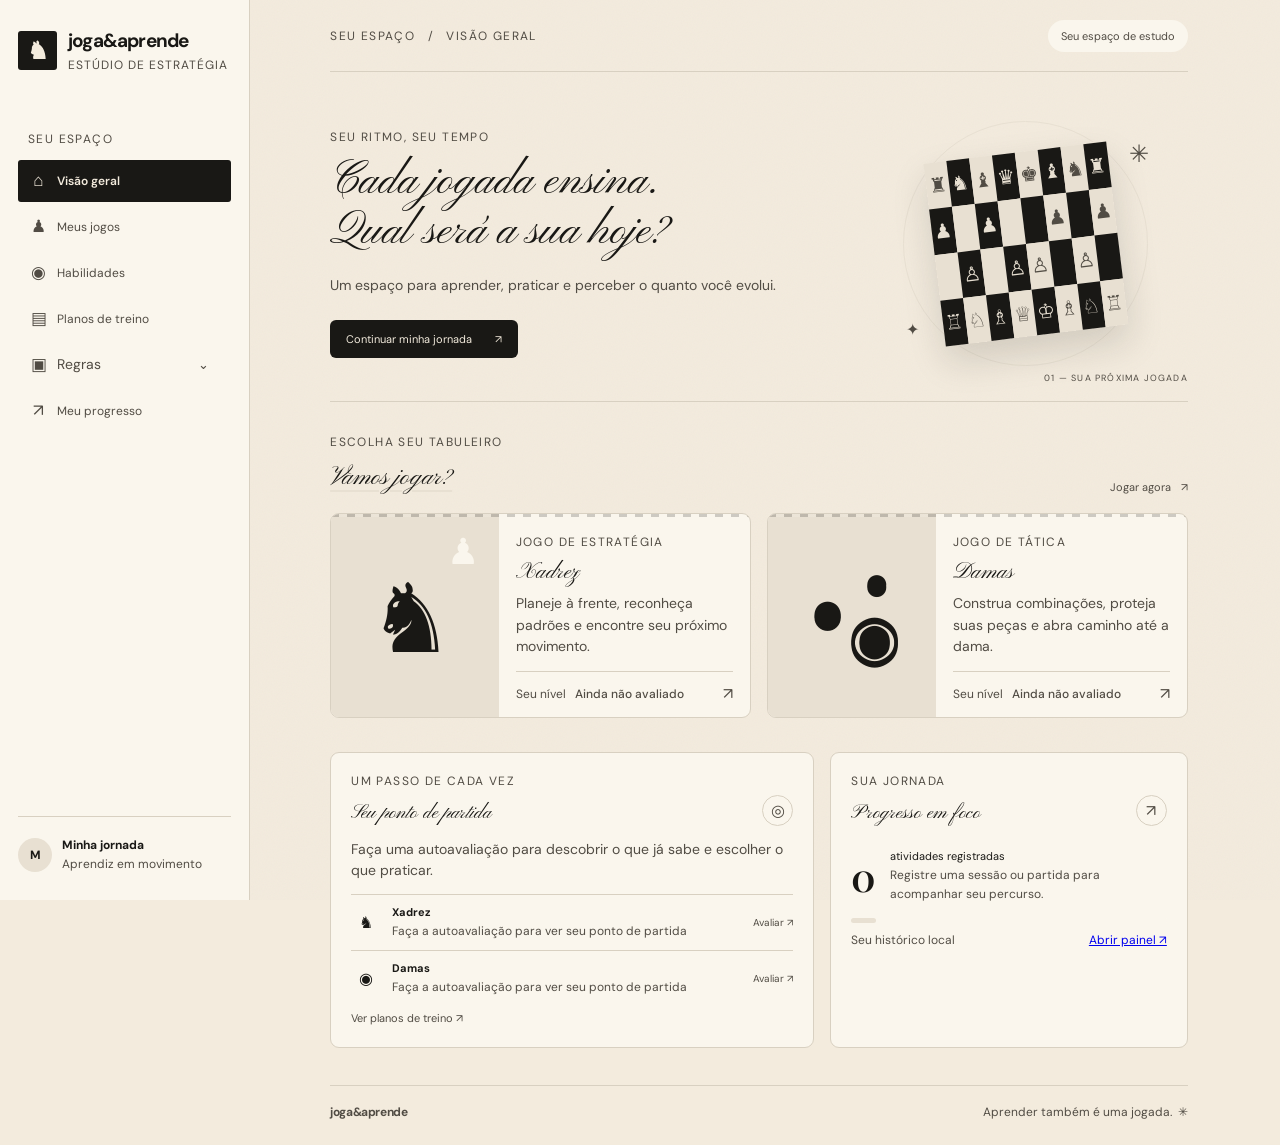
<file: site/index.html>
<!doctype html>
<html lang="pt-BR"><head><meta charset="utf-8"><meta name="viewport" content="width=device-width, initial-scale=1"><meta name="theme-color" content="#f6f4ee"><meta name="description" content="Estude Xadrez e Damas, avalie suas habilidades e acompanhe seu percurso."><title>Joga & Aprende — Xadrez e Damas</title><link rel="stylesheet" href="style.css"></head>
<body><aside class="sidebar"><a class="brand" href="index.html"><span class="brand-icon">♞</span><span>joga<span class="amp">&</span>aprende<small>ESTÚDIO DE ESTRATÉGIA</small></span></a><div class="nav-label">SEU ESPAÇO</div><nav aria-label="Navegação principal"><a class="nav-link active" href="index.html"><span aria-hidden="true">⌂</span> Visão geral</a><a class="nav-link" href="jogar/index.html"><span aria-hidden="true">♟</span> Meus jogos</a><a class="nav-link" href="habilidades/index.html"><span aria-hidden="true">◉</span> Habilidades</a><a class="nav-link" href="treino/index.html"><span aria-hidden="true">▤</span> Planos de treino</a><details class="nav-group"><summary class="nav-link"><span aria-hidden="true">▣</span> Regras <span class="nav-chevron" aria-hidden="true">⌄</span></summary><div class="nav-submenu"><a class="nav-link" href="xadrez/regras.html"><span aria-hidden="true">♞</span> Regras de Xadrez</a><a class="nav-link" href="damas/regras.html"><span aria-hidden="true">●</span> Regras de Damas</a></div></details><a class="nav-link" href="progresso/index.html"><span aria-hidden="true">↗</span> Meu progresso</a></nav><div class="side-bottom"><div class="avatar">M</div><div><strong>Minha jornada</strong><small>Aprendiz em movimento</small></div></div></aside>
<main id="inicio"><header><div class="crumb">SEU ESPAÇO <span>/</span> VISÃO GERAL</div><div class="header-right"><span class="streak">Seu espaço de estudo</span></div></header>
<section class="welcome"><div><p class="eyebrow">SEU RITMO, SEU TEMPO</p><h1>Cada jogada ensina.<br><em>Qual será a sua hoje?</em></h1><p class="intro">Um espaço para aprender, praticar e perceber o quanto você evolui.</p><a class="button dark" href="#jogos">Continuar minha jornada <span>↗</span></a></div><div class="board-art" aria-label="Ilustração de tabuleiro de xadrez"><div class="orbit"></div><div class="mini-board"><span>♜</span><span>♞</span><span>♝</span><span>♛</span><span>♚</span><span>♝</span><span>♞</span><span>♜</span><span>♟</span><span></span><span>♟</span><span></span><span></span><span>♟</span><span></span><span>♟</span><span></span><span>♙</span><span></span><span>♙</span><span>♙</span><span></span><span>♙</span><span></span><span>♖</span><span>♘</span><span>♗</span><span>♕</span><span>♔</span><span>♗</span><span>♘</span><span>♖</span></div><span class="spark s1">✳</span><span class="spark s2">✦</span></div><span class="welcome-index">01 — SUA PRÓXIMA JOGADA</span></section>
<section id="jogos" class="games-section"><div class="section-heading"><div><p class="eyebrow">ESCOLHA SEU TABULEIRO</p><h2>Vamos jogar?</h2></div><a class="text-link" href="jogar/index.html">Jogar agora <span>↗</span></a></div><div class="game-grid"><article class="game-card chess"><div class="game-art chess-art"><span>♞</span><i>♟</i></div><div class="game-content"><div class="tag">JOGO DE ESTRATÉGIA</div><h3>Xadrez</h3><p>Planeje à frente, reconheça padrões e encontre seu próximo movimento.</p><div class="card-bottom"><span>Seu nível <b data-level="xadrez">Ainda não avaliado</b></span><a href="jogar/index.html?game=xadrez" aria-label="Jogar Xadrez">↗</a></div></div></article><article class="game-card checkers"><div class="game-art checkers-art"><span>●</span><i>◉</i><b>●</b></div><div class="game-content"><div class="tag">JOGO DE TÁTICA</div><h3>Damas</h3><p>Construa combinações, proteja suas peças e abra caminho até a dama.</p><div class="card-bottom"><span>Seu nível <b data-level="damas">Ainda não avaliado</b></span><a href="jogar/index.html?game=damas" aria-label="Jogar Damas">↗</a></div></div></article></div></section>
<section id="habilidades" class="lower-grid"><article class="panel skill-panel"><div class="panel-heading"><div><p class="eyebrow">UM PASSO DE CADA VEZ</p><h2>Seu ponto de partida</h2></div><span class="round-icon">◎</span></div><p class="muted">Faça uma autoavaliação para descobrir o que já sabe e escolher o que praticar.</p><div class="skill-row"><span>♞</span><div><strong>Xadrez</strong><small data-assessment-hint="xadrez">Faça a autoavaliação para ver seu ponto de partida</small></div><a href="habilidades/index.html?game=xadrez">Avaliar ↗</a></div><div class="skill-row"><span>◉</span><div><strong>Damas</strong><small data-assessment-hint="damas">Faça a autoavaliação para ver seu ponto de partida</small></div><a href="habilidades/index.html?game=damas">Avaliar ↗</a></div><a class="text-link" href="treino/index.html">Ver planos de treino ↗</a></article><article id="progresso" class="panel progress-panel"><div class="panel-heading"><div><p class="eyebrow">SUA JORNADA</p><h2>Progresso em foco</h2></div><span class="round-icon">↗</span></div><div class="progress-stat"><strong>0</strong><span>atividades registradas<br><small data-progress-summary>Registre uma sessão ou partida para acompanhar seu percurso.</small></span></div><div class="progress-line"><span></span></div><div class="progress-foot"><span>Seu histórico local</span><a href="progresso/index.html">Abrir painel ↗</a></div></article></section><footer><span>joga<span class="amp">&</span>aprende</span><span>Aprender também é uma jogada. &nbsp;✳</span></footer></main><script src="script.js"></script><script src="home.js"></script></body></html>
</file>
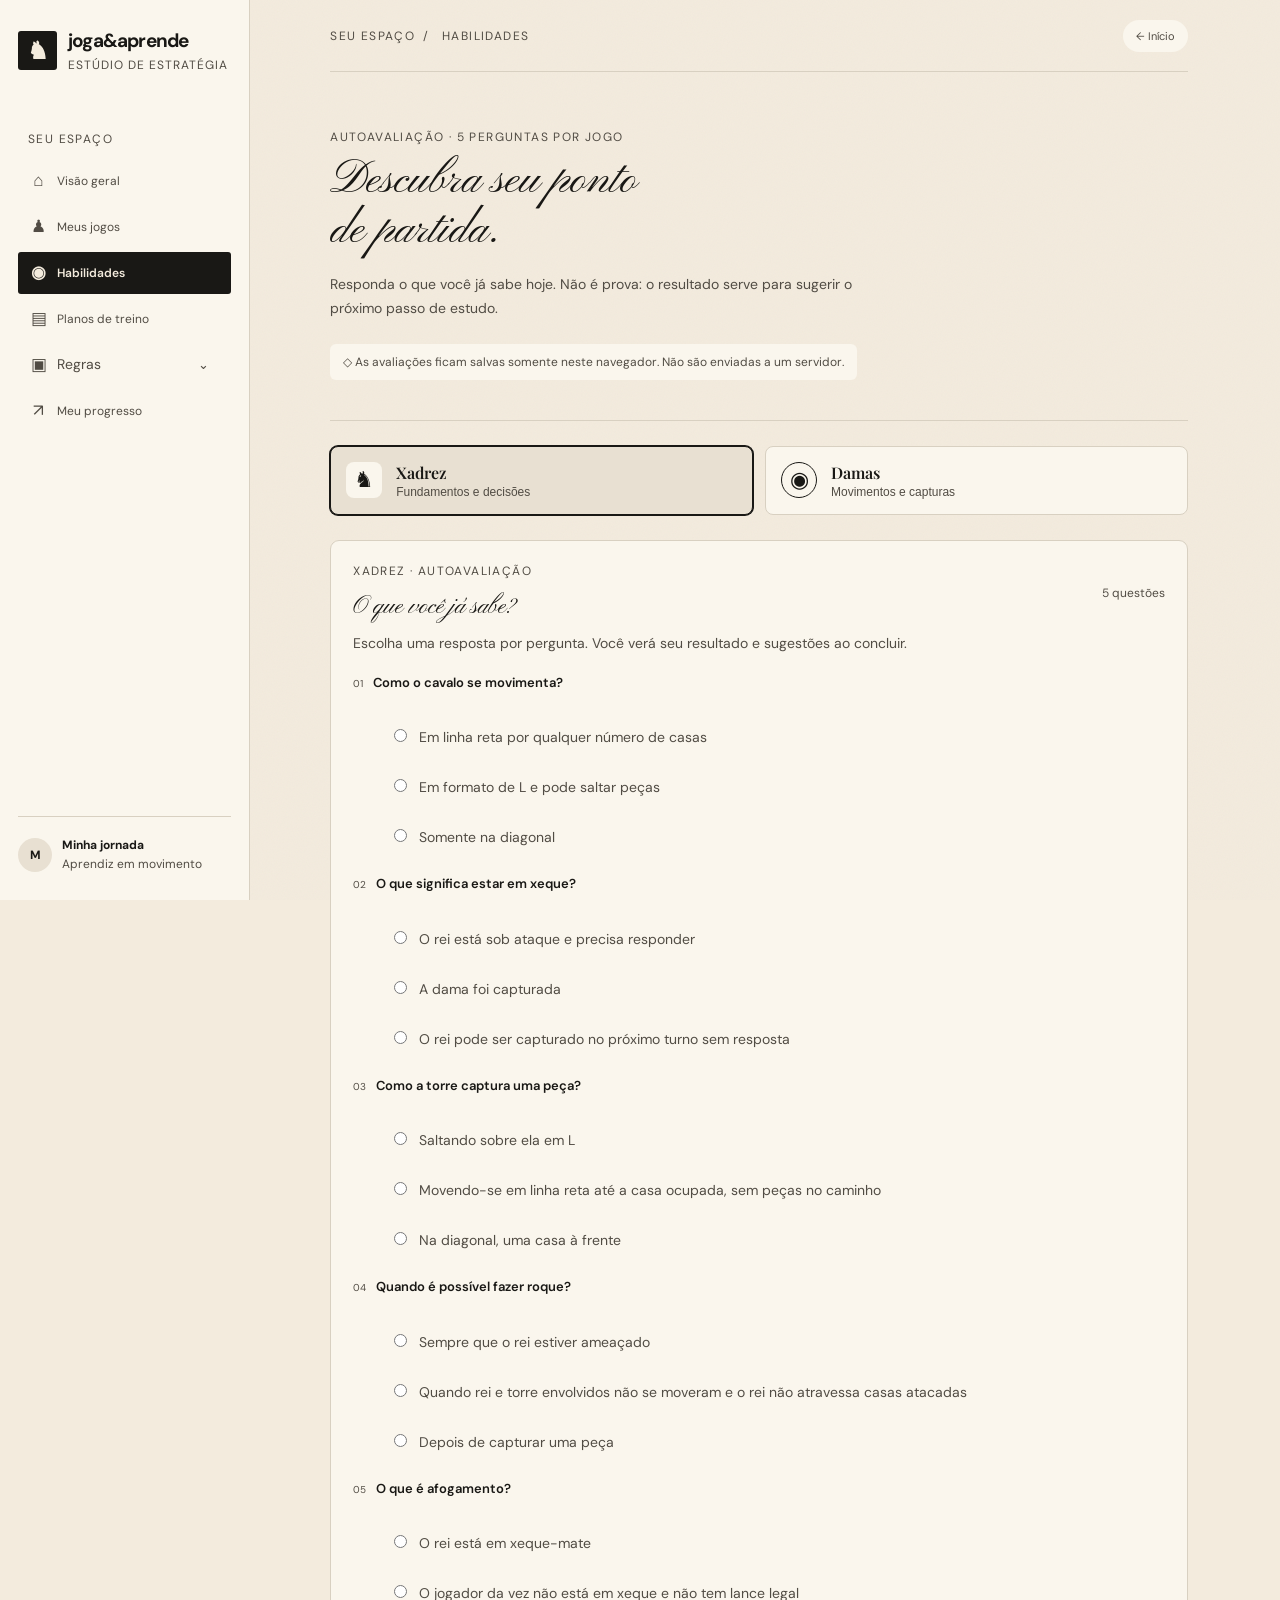
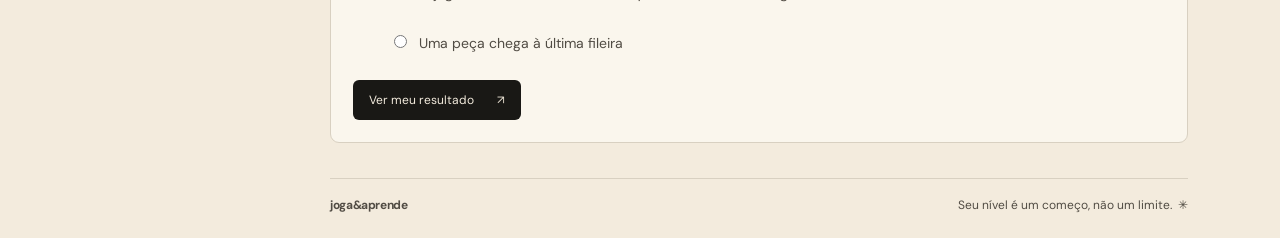
<file: site/habilidades/index.html>
<!doctype html><html lang="pt-BR"><head><meta charset="utf-8"><meta name="viewport" content="width=device-width, initial-scale=1"><meta name="theme-color" content="#f6f4ee"><meta name="description" content="Faça uma autoavaliação de Xadrez ou Damas e descubra por onde continuar aprendendo."><title>Habilidades — Joga & Aprende</title><link rel="stylesheet" href="../style.css"><link rel="stylesheet" href="../rules.css"><link rel="stylesheet" href="assessment.css"></head>
<body class="rules-page assessment-page"><aside class="sidebar"><a class="brand" href="../index.html"><span class="brand-icon">♞</span><span>joga<span class="amp">&</span>aprende<small>ESTÚDIO DE ESTRATÉGIA</small></span></a><div class="nav-label">SEU ESPAÇO</div><nav aria-label="Navegação principal"><a class="nav-link" href="../index.html"><span aria-hidden="true">⌂</span> Visão geral</a><a class="nav-link" href="../jogar/index.html"><span aria-hidden="true">♟</span> Meus jogos</a><a class="nav-link active" href="../habilidades/index.html"><span aria-hidden="true">◉</span> Habilidades</a><a class="nav-link" href="../treino/index.html"><span aria-hidden="true">▤</span> Planos de treino</a><details class="nav-group"><summary class="nav-link"><span aria-hidden="true">▣</span> Regras <span class="nav-chevron" aria-hidden="true">⌄</span></summary><div class="nav-submenu"><a class="nav-link" href="../xadrez/regras.html"><span aria-hidden="true">♞</span> Regras de Xadrez</a><a class="nav-link" href="../damas/regras.html"><span aria-hidden="true">●</span> Regras de Damas</a></div></details><a class="nav-link" href="../progresso/index.html"><span aria-hidden="true">↗</span> Meu progresso</a></nav><div class="side-bottom"><div class="avatar">M</div><div><strong>Minha jornada</strong><small>Aprendiz em movimento</small></div></div></aside>
<main><header><div class="crumb"><a href="../index.html">SEU ESPAÇO</a><span>/</span> HABILIDADES</div><a class="back-link streak" href="../index.html">← Início</a></header><section class="rules-hero"><p class="eyebrow">AUTOAVALIAÇÃO · 5 PERGUNTAS POR JOGO</p><h1>Descubra seu ponto<br><em>de partida.</em></h1><p>Responda o que você já sabe hoje. Não é prova: o resultado serve para sugerir o próximo passo de estudo.</p><div class="privacy-note">◇ As avaliações ficam salvas somente neste navegador. Não são enviadas a um servidor.</div></section>
<section class="assessment-picker" aria-label="Escolha um jogo"><button class="game-choice selected" type="button" data-game="xadrez"><span>♞</span><strong>Xadrez</strong><small>Fundamentos e decisões</small></button><button class="game-choice" type="button" data-game="damas"><span>◉</span><strong>Damas</strong><small>Movimentos e capturas</small></button></section>
<section id="assessment-area" aria-live="polite"></section><footer><span>joga<span class="amp">&</span>aprende</span><span>Seu nível é um começo, não um limite. &nbsp;✳</span></footer></main><script src="assessment.js"></script></body></html>
</file>
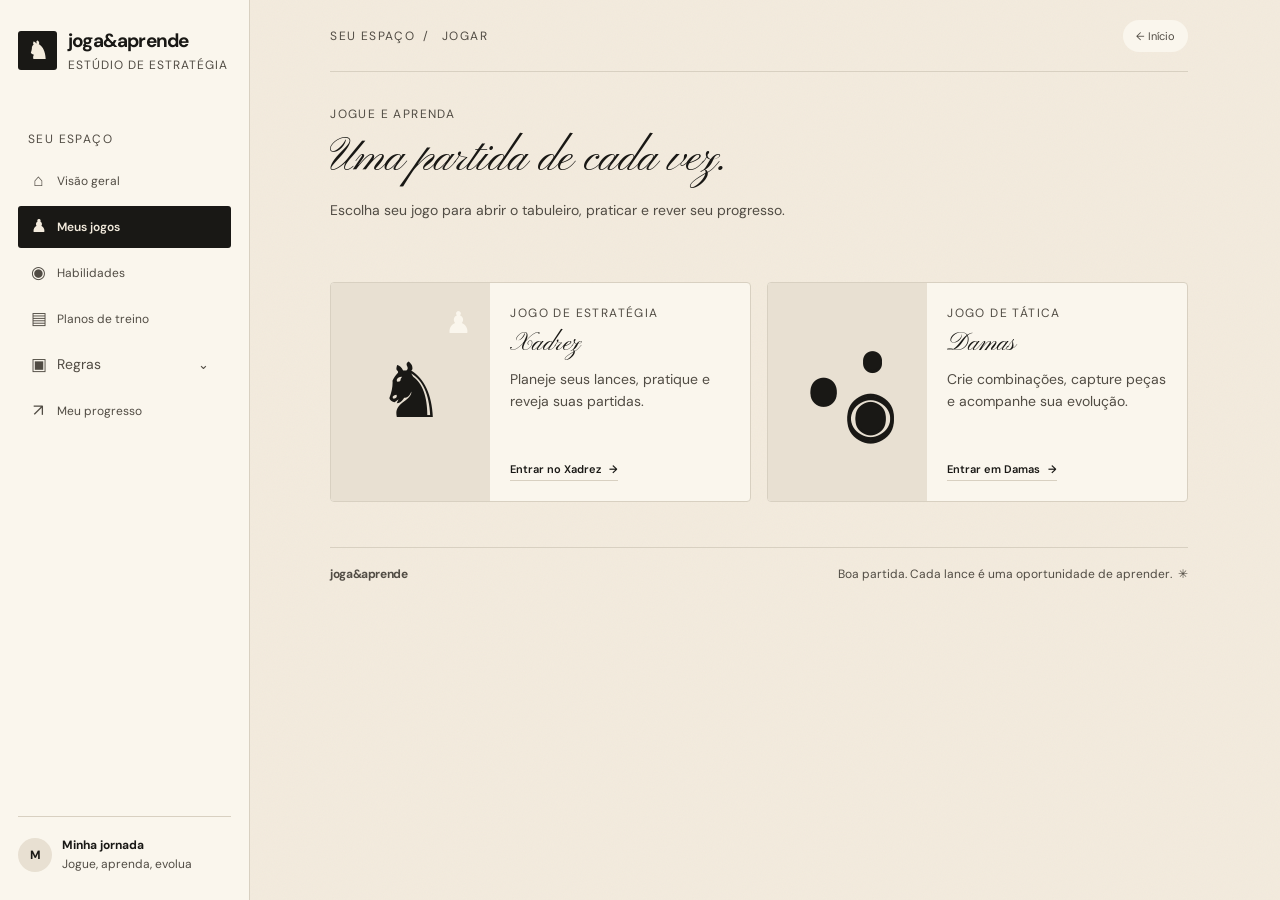
<file: site/jogar/index.html>
<!doctype html><html lang="pt-BR"><head><meta charset="utf-8"><meta name="viewport" content="width=device-width, initial-scale=1"><meta name="theme-color" content="#f6f4ee"><meta name="description" content="Jogue Xadrez e Damas, pratique contra o computador e revise suas partidas."><title>Jogar — Joga & Aprende</title><link rel="stylesheet" href="../style.css"><link rel="stylesheet" href="../rules.css"><link rel="stylesheet" href="games.css"></head>
<body class="rules-page play-page"><aside class="sidebar"><a class="brand" href="../index.html"><span class="brand-icon">♞</span><span>joga<span class="amp">&</span>aprende<small>ESTÚDIO DE ESTRATÉGIA</small></span></a><div class="nav-label">SEU ESPAÇO</div><nav aria-label="Navegação principal"><a class="nav-link" href="../index.html"><span aria-hidden="true">⌂</span> Visão geral</a><a class="nav-link active" href="index.html"><span aria-hidden="true">♟</span> Meus jogos</a><a class="nav-link" href="../habilidades/index.html"><span aria-hidden="true">◉</span> Habilidades</a><a class="nav-link" href="../treino/index.html"><span aria-hidden="true">▤</span> Planos de treino</a><details class="nav-group"><summary class="nav-link"><span aria-hidden="true">▣</span> Regras <span class="nav-chevron" aria-hidden="true">⌄</span></summary><div class="nav-submenu"><a class="nav-link" href="../xadrez/regras.html"><span aria-hidden="true">♞</span> Regras de Xadrez</a><a class="nav-link" href="../damas/regras.html"><span aria-hidden="true">●</span> Regras de Damas</a></div></details><a class="nav-link" href="../progresso/index.html"><span aria-hidden="true">↗</span> Meu progresso</a></nav><div class="side-bottom"><div class="avatar">M</div><div><strong>Minha jornada</strong><small>Jogue, aprenda, evolua</small></div></div></aside>
<main><header><div class="crumb"><a href="../index.html">SEU ESPAÇO</a><span>/</span> JOGAR</div><a class="back-link streak" href="../index.html">← Início</a></header><section class="game-hero"><p class="eyebrow">JOGUE E APRENDA</p><h1>Uma partida de cada vez.</h1><p>Escolha seu jogo para abrir o tabuleiro, praticar e rever seu progresso.</p></section><section id="games-gallery" class="games-gallery" aria-label="Escolha seu jogo"><a class="game-choice-card chess-choice" href="?game=xadrez" aria-label="Abrir Xadrez"><div class="choice-art" aria-hidden="true"><span>♞</span><i>♟</i></div><div class="choice-copy"><p class="eyebrow">JOGO DE ESTRATÉGIA</p><h2>Xadrez</h2><p>Planeje seus lances, pratique e reveja suas partidas.</p><span class="game-choice-link">Entrar no Xadrez <span aria-hidden="true">→</span></span></div></a><a class="game-choice-card checkers-choice" href="?game=damas" aria-label="Abrir Damas"><div class="game-art checkers-art" aria-hidden="true"><span>●</span><i>◉</i><b>●</b></div><div class="choice-copy"><p class="eyebrow">JOGO DE TÁTICA</p><h2>Damas</h2><p>Crie combinações, capture peças e acompanhe sua evolução.</p><span class="game-choice-link">Entrar em Damas <span aria-hidden="true">→</span></span></div></a></section><section id="game-room" hidden><section id="game-app" aria-live="polite"></section></section><footer><span>joga<span class="amp">&</span>aprende</span><span>Boa partida. Cada lance é uma oportunidade de aprender. &nbsp;✳</span></footer></main><script src="chess-engine.js"></script><script src="games.js"></script></body></html>
</file>
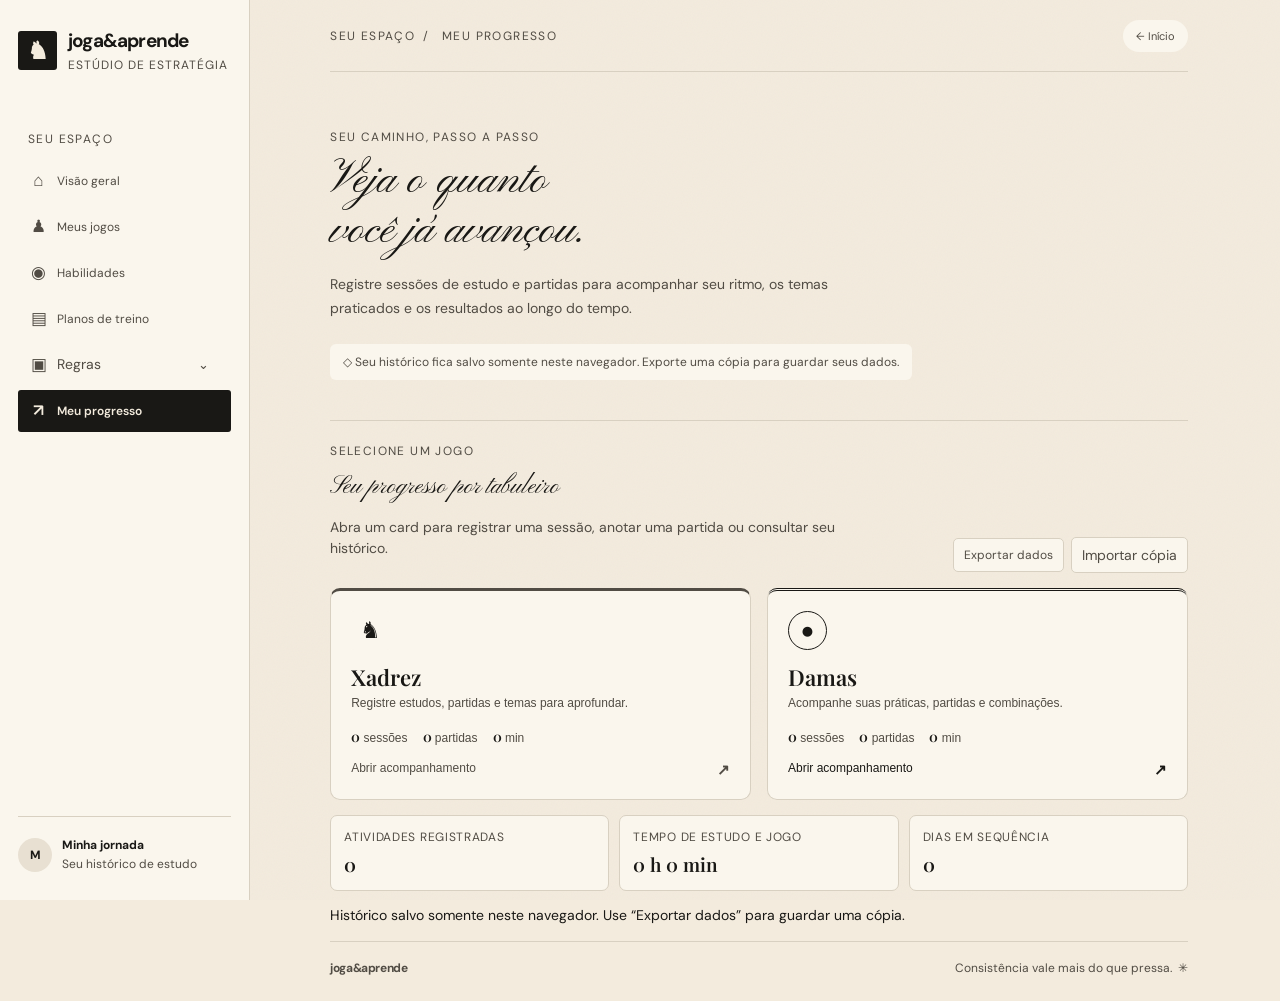
<file: site/progresso/index.html>
<!doctype html><html lang="pt-BR"><head><meta charset="utf-8"><meta name="viewport" content="width=device-width, initial-scale=1"><meta name="theme-color" content="#f6f4ee"><meta name="description" content="Registre estudos e partidas de Xadrez e Damas e acompanhe sua evolução."><title>Meu progresso — Joga & Aprende</title><link rel="stylesheet" href="../style.css"><link rel="stylesheet" href="../rules.css"><link rel="stylesheet" href="progress.css"></head><body class="rules-page progress-page"><aside class="sidebar"><a class="brand" href="../index.html"><span class="brand-icon">♞</span><span>joga<span class="amp">&</span>aprende<small>ESTÚDIO DE ESTRATÉGIA</small></span></a><div class="nav-label">SEU ESPAÇO</div><nav aria-label="Navegação principal"><a class="nav-link" href="../index.html"><span aria-hidden="true">⌂</span> Visão geral</a><a class="nav-link" href="../jogar/index.html"><span aria-hidden="true">♟</span> Meus jogos</a><a class="nav-link" href="../habilidades/index.html"><span aria-hidden="true">◉</span> Habilidades</a><a class="nav-link" href="../treino/index.html"><span aria-hidden="true">▤</span> Planos de treino</a><details class="nav-group"><summary class="nav-link"><span aria-hidden="true">▣</span> Regras <span class="nav-chevron" aria-hidden="true">⌄</span></summary><div class="nav-submenu"><a class="nav-link" href="../xadrez/regras.html"><span aria-hidden="true">♞</span> Regras de Xadrez</a><a class="nav-link" href="../damas/regras.html"><span aria-hidden="true">●</span> Regras de Damas</a></div></details><a class="nav-link active" href="index.html"><span aria-hidden="true">↗</span> Meu progresso</a></nav><div class="side-bottom"><div class="avatar">M</div><div><strong>Minha jornada</strong><small>Seu histórico de estudo</small></div></div></aside><main><header><div class="crumb"><a href="../index.html">SEU ESPAÇO</a><span>/</span> MEU PROGRESSO</div><a class="back-link streak" href="../index.html">← Início</a></header><section class="rules-hero"><p class="eyebrow">SEU CAMINHO, PASSO A PASSO</p><h1>Veja o quanto<br><em>você já avançou.</em></h1><p>Registre sessões de estudo e partidas para acompanhar seu ritmo, os temas praticados e os resultados ao longo do tempo.</p><div class="privacy-note">◇ Seu histórico fica salvo somente neste navegador. Exporte uma cópia para guardar seus dados.</div></section><section id="progress-dashboard" aria-live="polite"></section><footer><span>joga<span class="amp">&</span>aprende</span><span>Consistência vale mais do que pressa. &nbsp;✳</span></footer></main><script src="progress.js"></script></body></html>
</file>
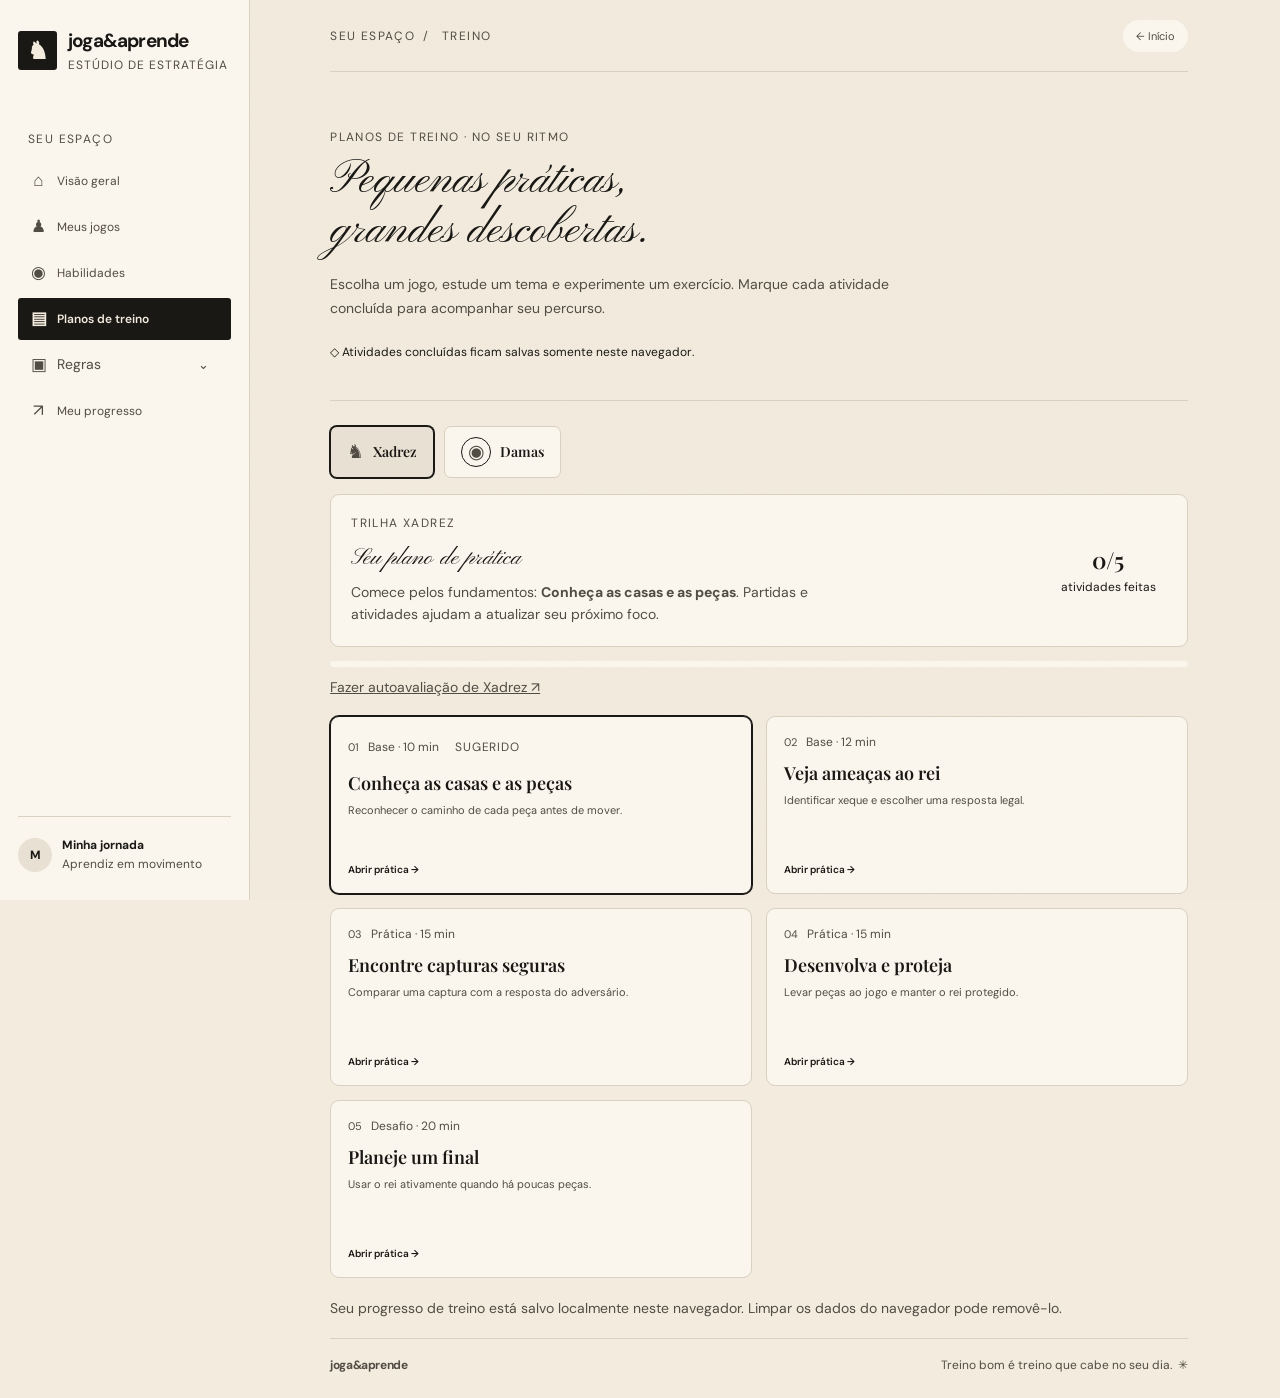
<file: site/treino/index.html>
<!doctype html><html lang="pt-BR"><head><meta charset="utf-8"><meta name="viewport" content="width=device-width, initial-scale=1"><meta name="theme-color" content="#f6f4ee"><meta name="description" content="Planos de treino e exercícios para praticar Xadrez e Damas, com progresso salvo neste navegador."><title>Treino — Joga & Aprende</title><link rel="stylesheet" href="../style.css"><link rel="stylesheet" href="../rules.css"><link rel="stylesheet" href="training.css"></head>
<body class="rules-page training-page"><aside class="sidebar"><a class="brand" href="../index.html"><span class="brand-icon">♞</span><span>joga<span class="amp">&</span>aprende<small>ESTÚDIO DE ESTRATÉGIA</small></span></a><div class="nav-label">SEU ESPAÇO</div><nav aria-label="Navegação principal"><a class="nav-link" href="../index.html"><span aria-hidden="true">⌂</span> Visão geral</a><a class="nav-link" href="../jogar/index.html"><span aria-hidden="true">♟</span> Meus jogos</a><a class="nav-link" href="../habilidades/index.html"><span aria-hidden="true">◉</span> Habilidades</a><a class="nav-link active" href="../treino/index.html"><span aria-hidden="true">▤</span> Planos de treino</a><details class="nav-group"><summary class="nav-link"><span aria-hidden="true">▣</span> Regras <span class="nav-chevron" aria-hidden="true">⌄</span></summary><div class="nav-submenu"><a class="nav-link" href="../xadrez/regras.html"><span aria-hidden="true">♞</span> Regras de Xadrez</a><a class="nav-link" href="../damas/regras.html"><span aria-hidden="true">●</span> Regras de Damas</a></div></details><a class="nav-link" href="../progresso/index.html"><span aria-hidden="true">↗</span> Meu progresso</a></nav><div class="side-bottom"><div class="avatar">M</div><div><strong>Minha jornada</strong><small>Aprendiz em movimento</small></div></div></aside>
<main><header><div class="crumb"><a href="../index.html">SEU ESPAÇO</a><span>/</span> TREINO</div><a class="back-link streak" href="../index.html">← Início</a></header><section class="rules-hero"><p class="eyebrow">PLANOS DE TREINO · NO SEU RITMO</p><h1>Pequenas práticas,<br><em>grandes descobertas.</em></h1><p>Escolha um jogo, estude um tema e experimente um exercício. Marque cada atividade concluída para acompanhar seu percurso.</p><div class="privacy-note">◇ Atividades concluídas ficam salvas somente neste navegador.</div></section>
<section class="training-picker" aria-label="Escolha o jogo"><button class="training-choice selected" type="button" data-game="xadrez"><span>♞</span><strong>Xadrez</strong></button><button class="training-choice" type="button" data-game="damas"><span>◉</span><strong>Damas</strong></button></section><section id="training-content" aria-live="polite"></section><footer><span>joga<span class="amp">&</span>aprende</span><span>Treino bom é treino que cabe no seu dia. &nbsp;✳</span></footer></main><script src="training.js"></script></body></html>
</file>
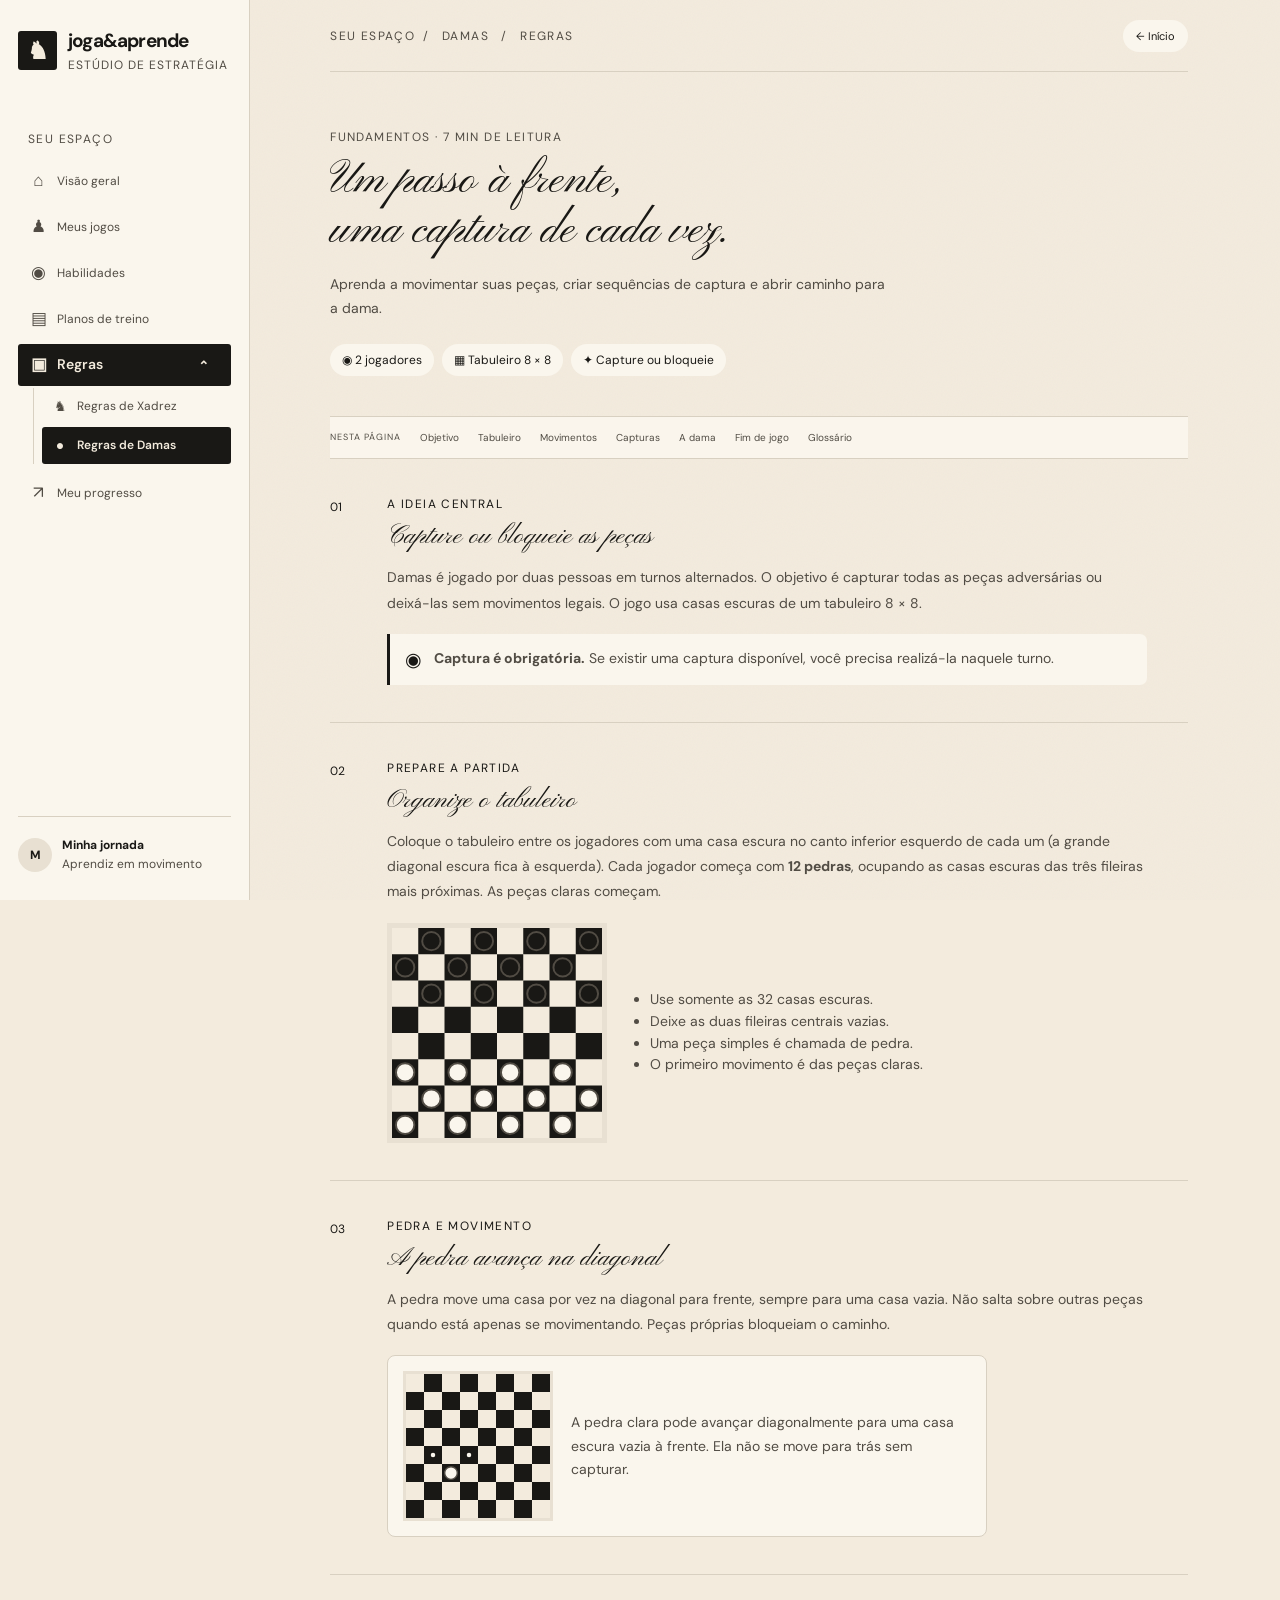
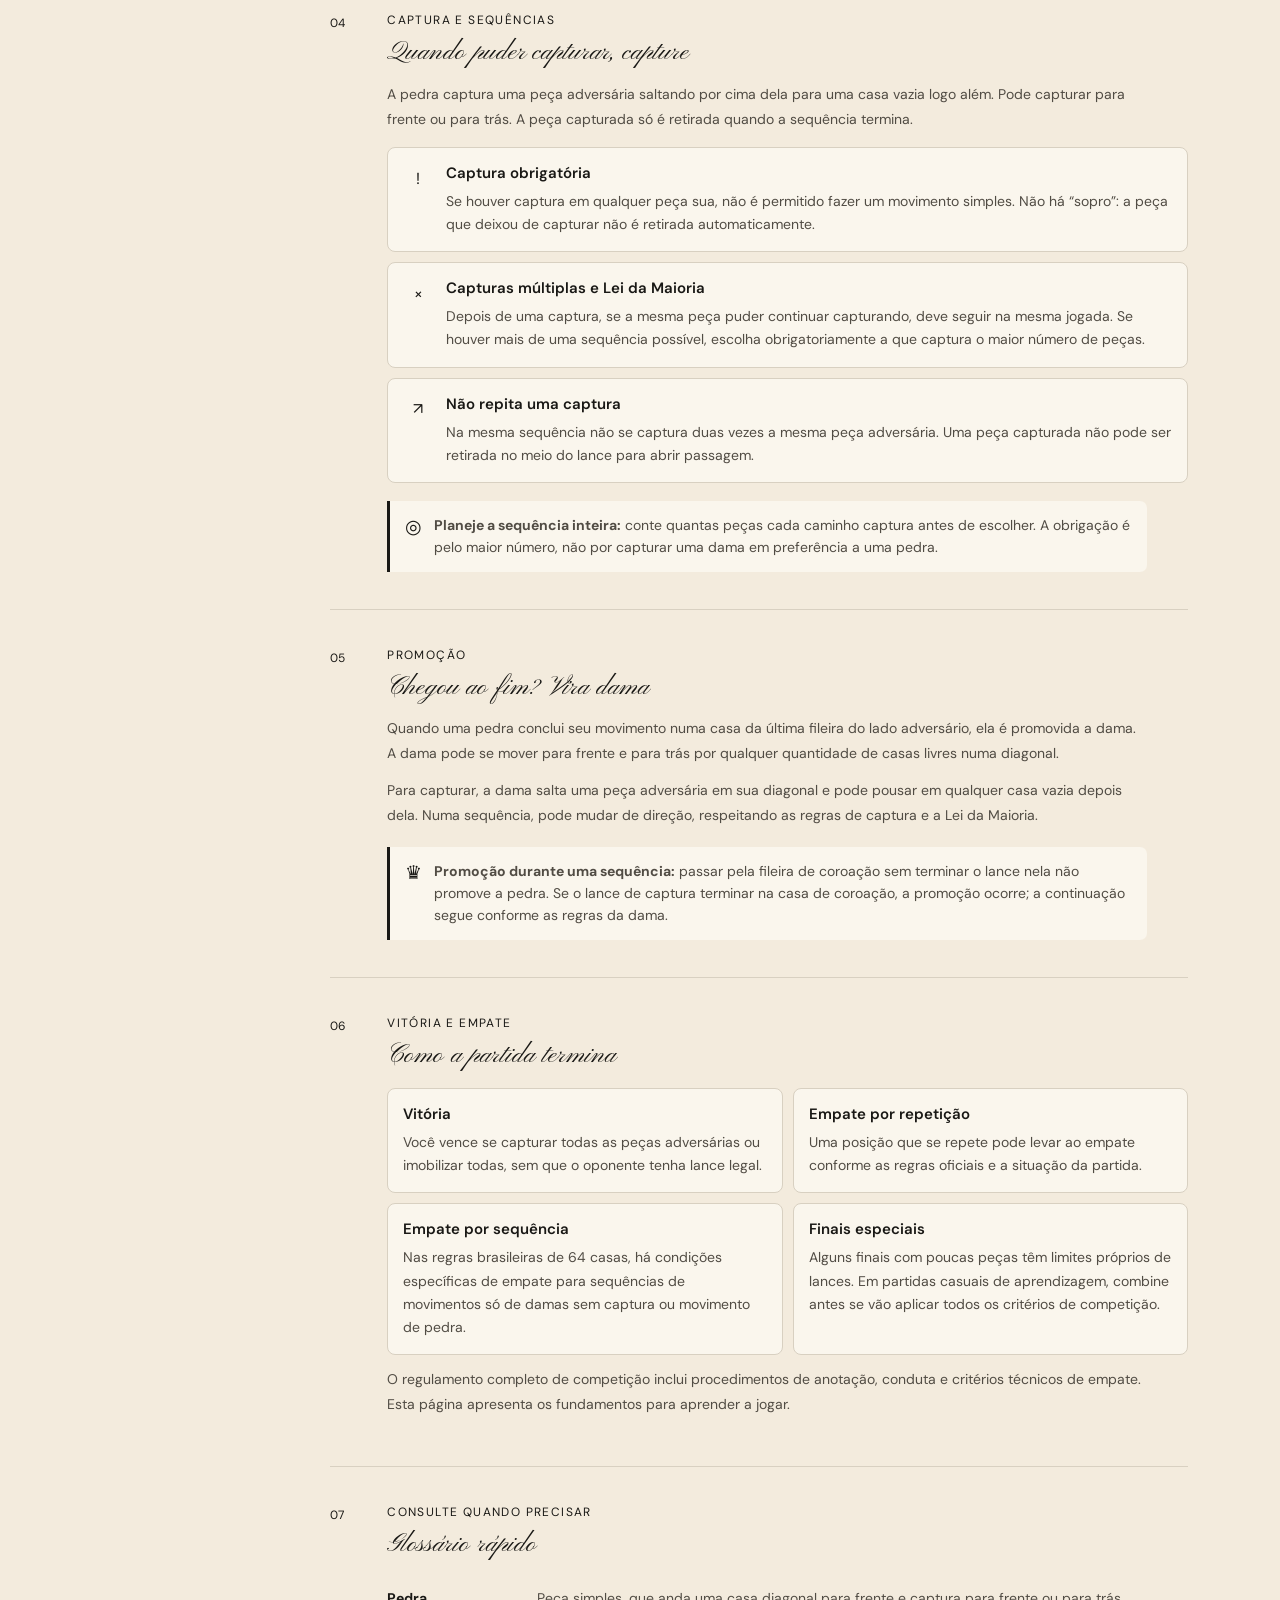
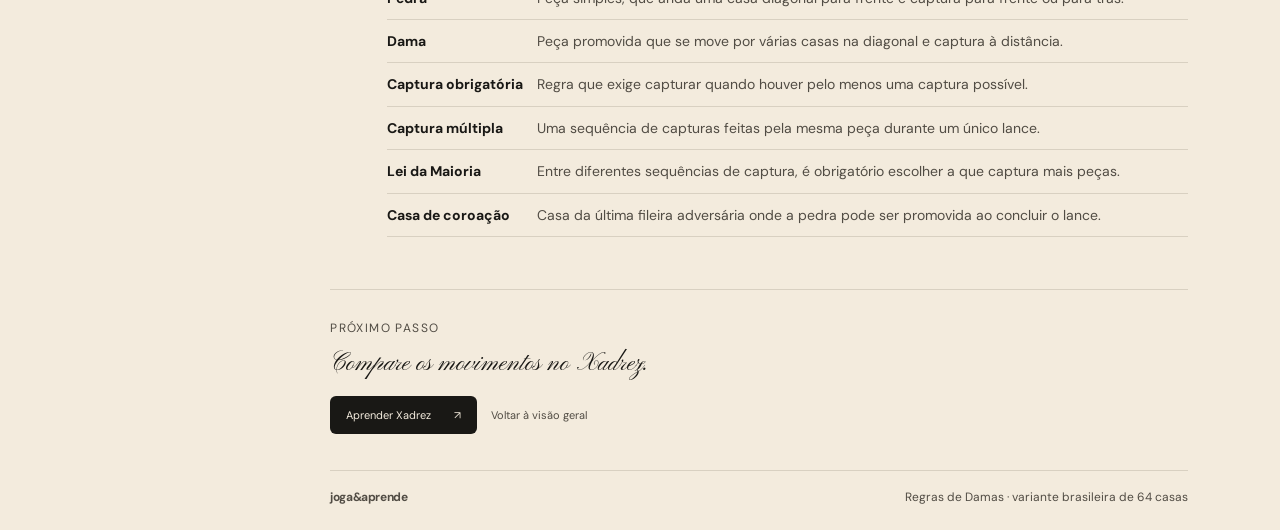
<file: site/damas/regras.html>
<!doctype html>
<html lang="pt-BR">
<head><meta charset="utf-8"><meta name="viewport" content="width=device-width, initial-scale=1"><meta name="theme-color" content="#f6f4ee"><meta name="description" content="Aprenda a jogar Damas: tabuleiro, movimentos, capturas, promoção e objetivo da partida."><title>Regras de Damas — Joga & Aprende</title><link rel="stylesheet" href="../style.css"><link rel="stylesheet" href="../rules.css"></head>
<body class="rules-page checkers-rules"><aside class="sidebar"><a class="brand" href="../index.html"><span class="brand-icon">♞</span><span>joga<span class="amp">&</span>aprende<small>ESTÚDIO DE ESTRATÉGIA</small></span></a><div class="nav-label">SEU ESPAÇO</div><nav aria-label="Navegação principal"><a class="nav-link" href="../index.html"><span aria-hidden="true">⌂</span> Visão geral</a><a class="nav-link" href="../jogar/index.html"><span aria-hidden="true">♟</span> Meus jogos</a><a class="nav-link" href="../habilidades/index.html"><span aria-hidden="true">◉</span> Habilidades</a><a class="nav-link" href="../treino/index.html"><span aria-hidden="true">▤</span> Planos de treino</a><details class="nav-group" open><summary class="nav-link active"><span aria-hidden="true">▣</span> Regras <span class="nav-chevron" aria-hidden="true">⌄</span></summary><div class="nav-submenu"><a class="nav-link" href="../xadrez/regras.html"><span aria-hidden="true">♞</span> Regras de Xadrez</a><a class="nav-link active" href="../damas/regras.html"><span aria-hidden="true">●</span> Regras de Damas</a></div></details><a class="nav-link" href="../progresso/index.html"><span aria-hidden="true">↗</span> Meu progresso</a></nav><div class="side-bottom"><div class="avatar">M</div><div><strong>Minha jornada</strong><small>Aprendiz em movimento</small></div></div></aside>
<main><header><div class="crumb"><a href="../index.html">SEU ESPAÇO</a><span>/</span> DAMAS <span>/</span> REGRAS</div><a class="back-link streak" href="../index.html">← Início</a></header><section class="rules-hero"><p class="eyebrow">FUNDAMENTOS · 7 MIN DE LEITURA</p><h1>Um passo à frente,<br><em>uma captura de cada vez.</em></h1><p>Aprenda a movimentar suas peças, criar sequências de captura e abrir caminho para a dama.</p><div class="hero-pills"><span>◉ 2 jogadores</span><span>▦ Tabuleiro 8 × 8</span><span>✦ Capture ou bloqueie</span></div></section>
<nav class="toc" aria-label="Nesta página"><span>NESTA PÁGINA</span><a href="#objetivo">Objetivo</a><a href="#tabuleiro">Tabuleiro</a><a href="#movimentos">Movimentos</a><a href="#capturas">Capturas</a><a href="#dama">A dama</a><a href="#fim">Fim de jogo</a><a href="#glossario">Glossário</a></nav>
<section class="lesson" id="objetivo"><div class="lesson-number">01</div><div><p class="eyebrow">A IDEIA CENTRAL</p><h2>Capture ou bloqueie as peças</h2><p>Damas é jogado por duas pessoas em turnos alternados. O objetivo é capturar todas as peças adversárias ou deixá-las sem movimentos legais. O jogo usa casas escuras de um tabuleiro 8 × 8.</p><div class="note"><span>◉</span><p><strong>Captura é obrigatória.</strong> Se existir uma captura disponível, você precisa realizá-la naquele turno.</p></div></div></section>
<section class="lesson" id="tabuleiro"><div class="lesson-number">02</div><div><p class="eyebrow">PREPARE A PARTIDA</p><h2>Organize o tabuleiro</h2><p>Coloque o tabuleiro entre os jogadores com uma casa escura no canto inferior esquerdo de cada um (a grande diagonal escura fica à esquerda). Cada jogador começa com <strong>12 pedras</strong>, ocupando as casas escuras das três fileiras mais próximas. As peças claras começam.</p><div class="checkers-setup"><svg class="checkers-board" viewBox="0 0 320 320" role="img" aria-label="Tabuleiro de Damas 8 por 8: 12 pedras terracota nas três fileiras superiores e 12 pedras claras nas três fileiras inferiores."><rect width="320" height="320" fill="#e7e4d3"/><rect x="40" y="0" width="40" height="40" fill="#758365"/><circle cx="60" cy="20" r="14" fill="#a96544" stroke="#f0c99d" stroke-width="3"/><rect x="120" y="0" width="40" height="40" fill="#758365"/><circle cx="140" cy="20" r="14" fill="#a96544" stroke="#f0c99d" stroke-width="3"/><rect x="200" y="0" width="40" height="40" fill="#758365"/><circle cx="220" cy="20" r="14" fill="#a96544" stroke="#f0c99d" stroke-width="3"/><rect x="280" y="0" width="40" height="40" fill="#758365"/><circle cx="300" cy="20" r="14" fill="#a96544" stroke="#f0c99d" stroke-width="3"/><rect x="0" y="40" width="40" height="40" fill="#758365"/><circle cx="20" cy="60" r="14" fill="#a96544" stroke="#f0c99d" stroke-width="3"/><rect x="80" y="40" width="40" height="40" fill="#758365"/><circle cx="100" cy="60" r="14" fill="#a96544" stroke="#f0c99d" stroke-width="3"/><rect x="160" y="40" width="40" height="40" fill="#758365"/><circle cx="180" cy="60" r="14" fill="#a96544" stroke="#f0c99d" stroke-width="3"/><rect x="240" y="40" width="40" height="40" fill="#758365"/><circle cx="260" cy="60" r="14" fill="#a96544" stroke="#f0c99d" stroke-width="3"/><rect x="40" y="80" width="40" height="40" fill="#758365"/><circle cx="60" cy="100" r="14" fill="#a96544" stroke="#f0c99d" stroke-width="3"/><rect x="120" y="80" width="40" height="40" fill="#758365"/><circle cx="140" cy="100" r="14" fill="#a96544" stroke="#f0c99d" stroke-width="3"/><rect x="200" y="80" width="40" height="40" fill="#758365"/><circle cx="220" cy="100" r="14" fill="#a96544" stroke="#f0c99d" stroke-width="3"/><rect x="280" y="80" width="40" height="40" fill="#758365"/><circle cx="300" cy="100" r="14" fill="#a96544" stroke="#f0c99d" stroke-width="3"/><rect x="0" y="120" width="40" height="40" fill="#758365"/><rect x="80" y="120" width="40" height="40" fill="#758365"/><rect x="160" y="120" width="40" height="40" fill="#758365"/><rect x="240" y="120" width="40" height="40" fill="#758365"/><rect x="40" y="160" width="40" height="40" fill="#758365"/><rect x="120" y="160" width="40" height="40" fill="#758365"/><rect x="200" y="160" width="40" height="40" fill="#758365"/><rect x="280" y="160" width="40" height="40" fill="#758365"/><rect x="0" y="200" width="40" height="40" fill="#758365"/><circle cx="20" cy="220" r="14" fill="#f8f5ea" stroke="#d5d1bf" stroke-width="3"/><rect x="80" y="200" width="40" height="40" fill="#758365"/><circle cx="100" cy="220" r="14" fill="#f8f5ea" stroke="#d5d1bf" stroke-width="3"/><rect x="160" y="200" width="40" height="40" fill="#758365"/><circle cx="180" cy="220" r="14" fill="#f8f5ea" stroke="#d5d1bf" stroke-width="3"/><rect x="240" y="200" width="40" height="40" fill="#758365"/><circle cx="260" cy="220" r="14" fill="#f8f5ea" stroke="#d5d1bf" stroke-width="3"/><rect x="40" y="240" width="40" height="40" fill="#758365"/><circle cx="60" cy="260" r="14" fill="#f8f5ea" stroke="#d5d1bf" stroke-width="3"/><rect x="120" y="240" width="40" height="40" fill="#758365"/><circle cx="140" cy="260" r="14" fill="#f8f5ea" stroke="#d5d1bf" stroke-width="3"/><rect x="200" y="240" width="40" height="40" fill="#758365"/><circle cx="220" cy="260" r="14" fill="#f8f5ea" stroke="#d5d1bf" stroke-width="3"/><rect x="280" y="240" width="40" height="40" fill="#758365"/><circle cx="300" cy="260" r="14" fill="#f8f5ea" stroke="#d5d1bf" stroke-width="3"/><rect x="0" y="280" width="40" height="40" fill="#758365"/><circle cx="20" cy="300" r="14" fill="#f8f5ea" stroke="#d5d1bf" stroke-width="3"/><rect x="80" y="280" width="40" height="40" fill="#758365"/><circle cx="100" cy="300" r="14" fill="#f8f5ea" stroke="#d5d1bf" stroke-width="3"/><rect x="160" y="280" width="40" height="40" fill="#758365"/><circle cx="180" cy="300" r="14" fill="#f8f5ea" stroke="#d5d1bf" stroke-width="3"/><rect x="240" y="280" width="40" height="40" fill="#758365"/><circle cx="260" cy="300" r="14" fill="#f8f5ea" stroke="#d5d1bf" stroke-width="3"/></svg><ul><li>Use somente as 32 casas escuras.</li><li>Deixe as duas fileiras centrais vazias.</li><li>Uma peça simples é chamada de pedra.</li><li>O primeiro movimento é das peças claras.</li></ul></div></div></section>
<section class="lesson" id="movimentos"><div class="lesson-number">03</div><div><p class="eyebrow">PEDRA E MOVIMENTO</p><h2>A pedra avança na diagonal</h2><p>A pedra move uma casa por vez na diagonal para frente, sempre para uma casa vazia. Não salta sobre outras peças quando está apenas se movimentando. Peças próprias bloqueiam o caminho.</p><div class="move-example"><svg class="mini-checker-board" viewBox="0 0 320 320" role="img" aria-label="Uma pedra clara pode avançar diagonalmente para uma das duas casas vazias destacadas."><rect width="320" height="320" fill="#e7e4d3"/><rect x="40" y="0" width="40" height="40" fill="#758365"/><rect x="120" y="0" width="40" height="40" fill="#758365"/><rect x="200" y="0" width="40" height="40" fill="#758365"/><rect x="280" y="0" width="40" height="40" fill="#758365"/><rect x="0" y="40" width="40" height="40" fill="#758365"/><rect x="80" y="40" width="40" height="40" fill="#758365"/><rect x="160" y="40" width="40" height="40" fill="#758365"/><rect x="240" y="40" width="40" height="40" fill="#758365"/><rect x="40" y="80" width="40" height="40" fill="#758365"/><rect x="120" y="80" width="40" height="40" fill="#758365"/><rect x="200" y="80" width="40" height="40" fill="#758365"/><rect x="280" y="80" width="40" height="40" fill="#758365"/><rect x="0" y="120" width="40" height="40" fill="#758365"/><rect x="80" y="120" width="40" height="40" fill="#758365"/><rect x="160" y="120" width="40" height="40" fill="#758365"/><rect x="240" y="120" width="40" height="40" fill="#758365"/><rect x="40" y="160" width="40" height="40" fill="#758365"/><circle cx="60" cy="180" r="5" fill="#d8ed91"/><rect x="120" y="160" width="40" height="40" fill="#758365"/><circle cx="140" cy="180" r="5" fill="#d8ed91"/><rect x="200" y="160" width="40" height="40" fill="#758365"/><rect x="280" y="160" width="40" height="40" fill="#758365"/><rect x="0" y="200" width="40" height="40" fill="#758365"/><rect x="80" y="200" width="40" height="40" fill="#758365"/><circle cx="100" cy="220" r="14" fill="#f8f5ea" stroke="#d5d1bf" stroke-width="3"/><rect x="160" y="200" width="40" height="40" fill="#758365"/><rect x="240" y="200" width="40" height="40" fill="#758365"/><rect x="40" y="240" width="40" height="40" fill="#758365"/><rect x="120" y="240" width="40" height="40" fill="#758365"/><rect x="200" y="240" width="40" height="40" fill="#758365"/><rect x="280" y="240" width="40" height="40" fill="#758365"/><rect x="0" y="280" width="40" height="40" fill="#758365"/><rect x="80" y="280" width="40" height="40" fill="#758365"/><rect x="160" y="280" width="40" height="40" fill="#758365"/><rect x="240" y="280" width="40" height="40" fill="#758365"/></svg><p>A pedra clara pode avançar diagonalmente para uma casa escura vazia à frente. Ela não se move para trás sem capturar.</p></div></div></section>
<section class="lesson" id="capturas"><div class="lesson-number">04</div><div><p class="eyebrow">CAPTURA E SEQUÊNCIAS</p><h2>Quando puder capturar, capture</h2><p>A pedra captura uma peça adversária saltando por cima dela para uma casa vazia logo além. Pode capturar para frente ou para trás. A peça capturada só é retirada quando a sequência termina.</p><div class="special-list"><article><span class="special-icon">!</span><div><h3>Captura obrigatória</h3><p>Se houver captura em qualquer peça sua, não é permitido fazer um movimento simples. Não há “sopro”: a peça que deixou de capturar não é retirada automaticamente.</p></div></article><article><span class="special-icon">×</span><div><h3>Capturas múltiplas e Lei da Maioria</h3><p>Depois de uma captura, se a mesma peça puder continuar capturando, deve seguir na mesma jogada. Se houver mais de uma sequência possível, escolha obrigatoriamente a que captura o maior número de peças.</p></div></article><article><span class="special-icon">↗</span><div><h3>Não repita uma captura</h3><p>Na mesma sequência não se captura duas vezes a mesma peça adversária. Uma peça capturada não pode ser retirada no meio do lance para abrir passagem.</p></div></article></div><div class="note"><span>◎</span><p><strong>Planeje a sequência inteira:</strong> conte quantas peças cada caminho captura antes de escolher. A obrigação é pelo maior número, não por capturar uma dama em preferência a uma pedra.</p></div></div></section>
<section class="lesson" id="dama"><div class="lesson-number">05</div><div><p class="eyebrow">PROMOÇÃO</p><h2>Chegou ao fim? Vira dama</h2><p>Quando uma pedra conclui seu movimento numa casa da última fileira do lado adversário, ela é promovida a dama. A dama pode se mover para frente e para trás por qualquer quantidade de casas livres numa diagonal.</p><p>Para capturar, a dama salta uma peça adversária em sua diagonal e pode pousar em qualquer casa vazia depois dela. Numa sequência, pode mudar de direção, respeitando as regras de captura e a Lei da Maioria.</p><div class="note"><span>♛</span><p><strong>Promoção durante uma sequência:</strong> passar pela fileira de coroação sem terminar o lance nela não promove a pedra. Se o lance de captura terminar na casa de coroação, a promoção ocorre; a continuação segue conforme as regras da dama.</p></div></div></section>
<section class="lesson" id="fim"><div class="lesson-number">06</div><div><p class="eyebrow">VITÓRIA E EMPATE</p><h2>Como a partida termina</h2><div class="end-grid"><article><h3>Vitória</h3><p>Você vence se capturar todas as peças adversárias ou imobilizar todas, sem que o oponente tenha lance legal.</p></article><article><h3>Empate por repetição</h3><p>Uma posição que se repete pode levar ao empate conforme as regras oficiais e a situação da partida.</p></article><article><h3>Empate por sequência</h3><p>Nas regras brasileiras de 64 casas, há condições específicas de empate para sequências de movimentos só de damas sem captura ou movimento de pedra.</p></article><article><h3>Finais especiais</h3><p>Alguns finais com poucas peças têm limites próprios de lances. Em partidas casuais de aprendizagem, combine antes se vão aplicar todos os critérios de competição.</p></article></div><p class="fine-print">O regulamento completo de competição inclui procedimentos de anotação, conduta e critérios técnicos de empate. Esta página apresenta os fundamentos para aprender a jogar.</p></div></section>
<section class="lesson glossary" id="glossario"><div class="lesson-number">07</div><div><p class="eyebrow">CONSULTE QUANDO PRECISAR</p><h2>Glossário rápido</h2><dl><dt>Pedra</dt><dd>Peça simples, que anda uma casa diagonal para frente e captura para frente ou para trás.</dd><dt>Dama</dt><dd>Peça promovida que se move por várias casas na diagonal e captura à distância.</dd><dt>Captura obrigatória</dt><dd>Regra que exige capturar quando houver pelo menos uma captura possível.</dd><dt>Captura múltipla</dt><dd>Uma sequência de capturas feitas pela mesma peça durante um único lance.</dd><dt>Lei da Maioria</dt><dd>Entre diferentes sequências de captura, é obrigatório escolher a que captura mais peças.</dd><dt>Casa de coroação</dt><dd>Casa da última fileira adversária onde a pedra pode ser promovida ao concluir o lance.</dd></dl></div></section>
<section class="next-step"><p class="eyebrow">PRÓXIMO PASSO</p><h2>Compare os movimentos no Xadrez.</h2><a class="button dark" href="../xadrez/regras.html">Aprender Xadrez <span>↗</span></a><a class="text-link" href="../index.html">Voltar à visão geral</a></section><footer><span>joga<span class="amp">&</span>aprende</span><span>Regras de Damas · variante brasileira de 64 casas</span></footer></main><script src="../script.js"></script></body></html>
</file>
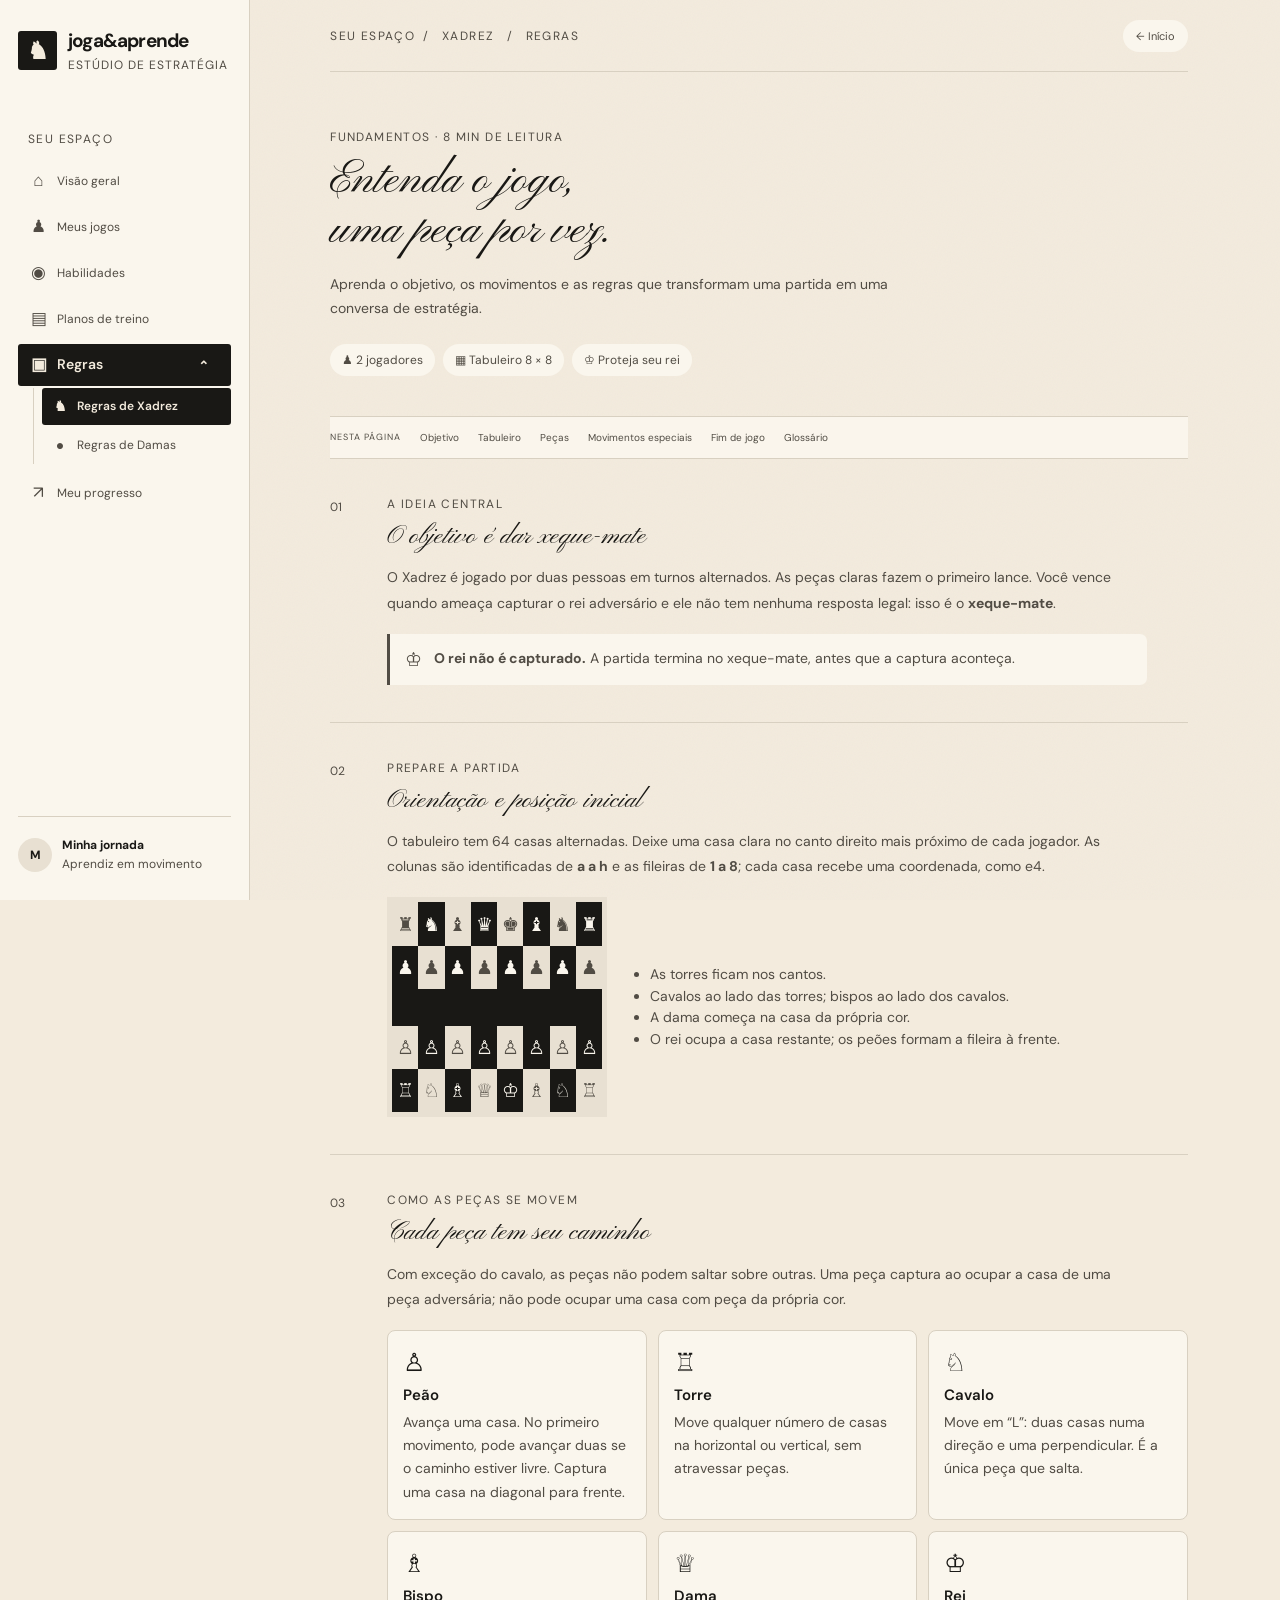
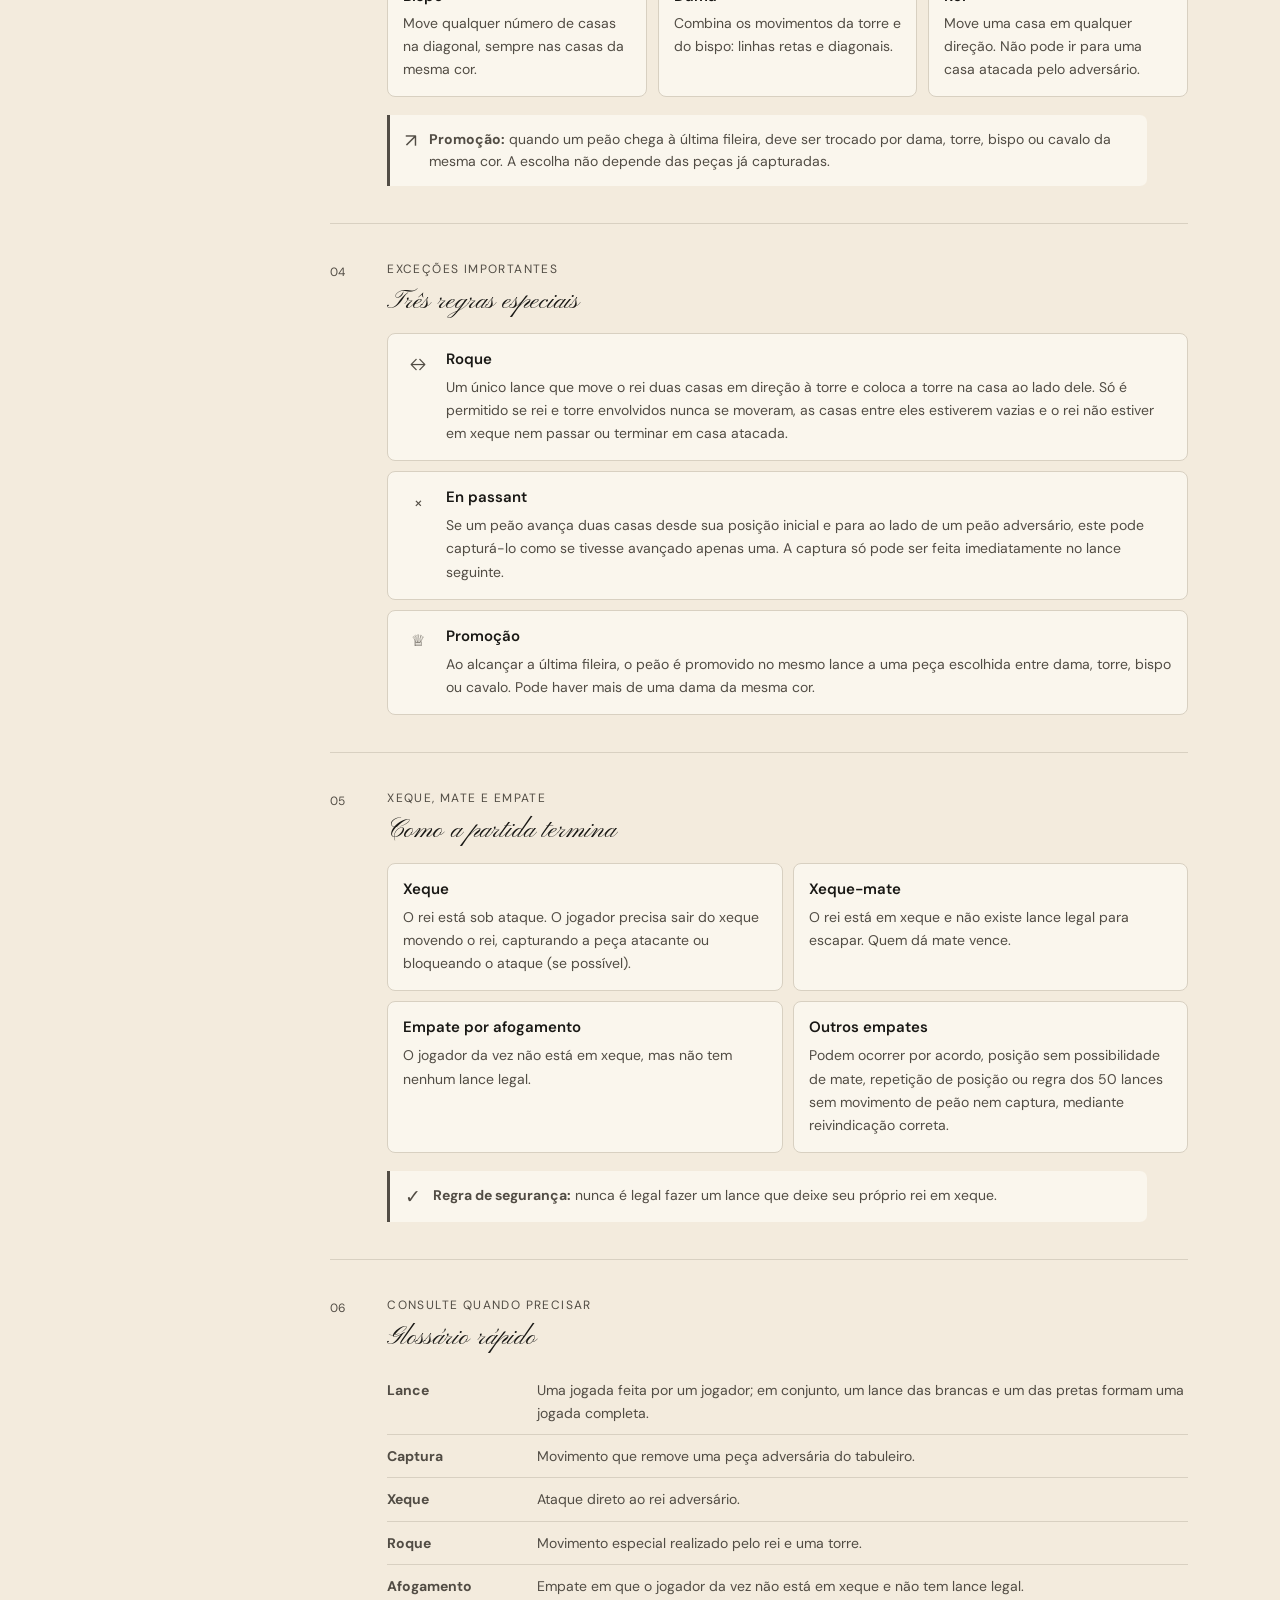
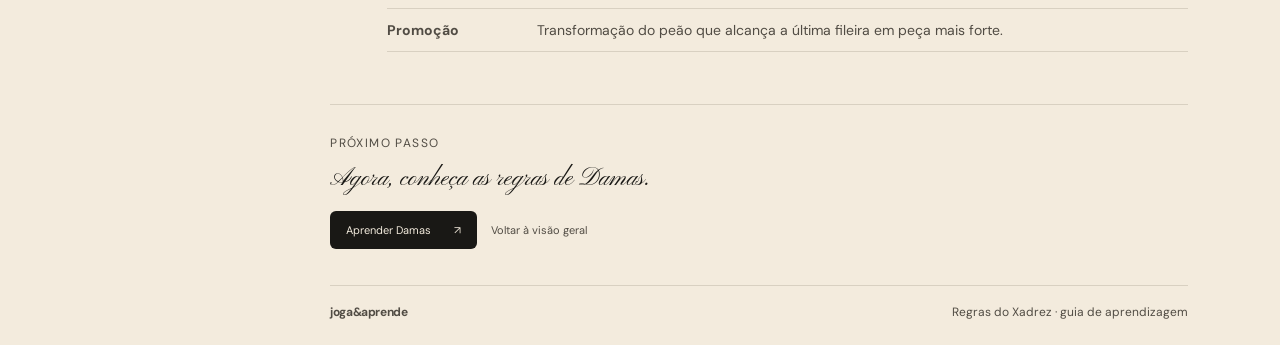
<file: site/xadrez/regras.html>
<!doctype html>
<html lang="pt-BR">
<head><meta charset="utf-8"><meta name="viewport" content="width=device-width, initial-scale=1"><meta name="theme-color" content="#f6f4ee"><meta name="description" content="Aprenda as regras do Xadrez passo a passo, dos movimentos ao xeque-mate e aos empates."><title>Regras de Xadrez — Joga & Aprende</title><link rel="stylesheet" href="../style.css"><link rel="stylesheet" href="../rules.css"></head>
<body class="rules-page chess-rules">
<aside class="sidebar"><a class="brand" href="../index.html"><span class="brand-icon">♞</span><span>joga<span class="amp">&</span>aprende<small>ESTÚDIO DE ESTRATÉGIA</small></span></a><div class="nav-label">SEU ESPAÇO</div><nav aria-label="Navegação principal"><a class="nav-link" href="../index.html"><span aria-hidden="true">⌂</span> Visão geral</a><a class="nav-link" href="../jogar/index.html"><span aria-hidden="true">♟</span> Meus jogos</a><a class="nav-link" href="../habilidades/index.html"><span aria-hidden="true">◉</span> Habilidades</a><a class="nav-link" href="../treino/index.html"><span aria-hidden="true">▤</span> Planos de treino</a><details class="nav-group" open><summary class="nav-link active"><span aria-hidden="true">▣</span> Regras <span class="nav-chevron" aria-hidden="true">⌄</span></summary><div class="nav-submenu"><a class="nav-link active" href="../xadrez/regras.html"><span aria-hidden="true">♞</span> Regras de Xadrez</a><a class="nav-link" href="../damas/regras.html"><span aria-hidden="true">●</span> Regras de Damas</a></div></details><a class="nav-link" href="../progresso/index.html"><span aria-hidden="true">↗</span> Meu progresso</a></nav><div class="side-bottom"><div class="avatar">M</div><div><strong>Minha jornada</strong><small>Aprendiz em movimento</small></div></div></aside>
<main><header><div class="crumb"><a href="../index.html">SEU ESPAÇO</a><span>/</span> XADREZ <span>/</span> REGRAS</div><a class="back-link streak" href="../index.html">← Início</a></header>
<section class="rules-hero"><p class="eyebrow">FUNDAMENTOS · 8 MIN DE LEITURA</p><h1>Entenda o jogo,<br><em>uma peça por vez.</em></h1><p>Aprenda o objetivo, os movimentos e as regras que transformam uma partida em uma conversa de estratégia.</p><div class="hero-pills"><span>♟ 2 jogadores</span><span>▦ Tabuleiro 8 × 8</span><span>♔ Proteja seu rei</span></div></section>
<nav class="toc" aria-label="Nesta página"><span>NESTA PÁGINA</span><a href="#objetivo">Objetivo</a><a href="#tabuleiro">Tabuleiro</a><a href="#pecas">Peças</a><a href="#especial">Movimentos especiais</a><a href="#fim">Fim de jogo</a><a href="#glossario">Glossário</a></nav>
<section class="lesson" id="objetivo"><div class="lesson-number">01</div><div><p class="eyebrow">A IDEIA CENTRAL</p><h2>O objetivo é dar xeque-mate</h2><p>O Xadrez é jogado por duas pessoas em turnos alternados. As peças claras fazem o primeiro lance. Você vence quando ameaça capturar o rei adversário e ele não tem nenhuma resposta legal: isso é o <strong>xeque-mate</strong>.</p><div class="note"><span>♔</span><p><strong>O rei não é capturado.</strong> A partida termina no xeque-mate, antes que a captura aconteça.</p></div></div></section>
<section class="lesson" id="tabuleiro"><div class="lesson-number">02</div><div><p class="eyebrow">PREPARE A PARTIDA</p><h2>Orientação e posição inicial</h2><p>O tabuleiro tem 64 casas alternadas. Deixe uma casa clara no canto direito mais próximo de cada jogador. As colunas são identificadas de <strong>a a h</strong> e as fileiras de <strong>1 a 8</strong>; cada casa recebe uma coordenada, como e4.</p><div class="setup-grid"><div class="setup-board" aria-label="Diagrama esquemático das peças na posição inicial"><span>♜</span><span>♞</span><span>♝</span><span>♛</span><span>♚</span><span>♝</span><span>♞</span><span>♜</span><span>♟</span><span>♟</span><span>♟</span><span>♟</span><span>♟</span><span>♟</span><span>♟</span><span>♟</span><i></i><i></i><i></i><i></i><i></i><i></i><i></i><i></i><i></i><i></i><i></i><i></i><i></i><i></i><i></i><i></i><span>♙</span><span>♙</span><span>♙</span><span>♙</span><span>♙</span><span>♙</span><span>♙</span><span>♙</span><span>♖</span><span>♘</span><span>♗</span><span>♕</span><span>♔</span><span>♗</span><span>♘</span><span>♖</span></div><ul><li>As torres ficam nos cantos.</li><li>Cavalos ao lado das torres; bispos ao lado dos cavalos.</li><li>A dama começa na casa da própria cor.</li><li>O rei ocupa a casa restante; os peões formam a fileira à frente.</li></ul></div></div></section>
<section class="lesson" id="pecas"><div class="lesson-number">03</div><div><p class="eyebrow">COMO AS PEÇAS SE MOVEM</p><h2>Cada peça tem seu caminho</h2><p>Com exceção do cavalo, as peças não podem saltar sobre outras. Uma peça captura ao ocupar a casa de uma peça adversária; não pode ocupar uma casa com peça da própria cor.</p><div class="piece-grid"><article><span>♙</span><h3>Peão</h3><p>Avança uma casa. No primeiro movimento, pode avançar duas se o caminho estiver livre. Captura uma casa na diagonal para frente.</p></article><article><span>♖</span><h3>Torre</h3><p>Move qualquer número de casas na horizontal ou vertical, sem atravessar peças.</p></article><article><span>♘</span><h3>Cavalo</h3><p>Move em “L”: duas casas numa direção e uma perpendicular. É a única peça que salta.</p></article><article><span>♗</span><h3>Bispo</h3><p>Move qualquer número de casas na diagonal, sempre nas casas da mesma cor.</p></article><article><span>♕</span><h3>Dama</h3><p>Combina os movimentos da torre e do bispo: linhas retas e diagonais.</p></article><article><span>♔</span><h3>Rei</h3><p>Move uma casa em qualquer direção. Não pode ir para uma casa atacada pelo adversário.</p></article></div><div class="note"><span>↗</span><p><strong>Promoção:</strong> quando um peão chega à última fileira, deve ser trocado por dama, torre, bispo ou cavalo da mesma cor. A escolha não depende das peças já capturadas.</p></div></div></section>
<section class="lesson" id="especial"><div class="lesson-number">04</div><div><p class="eyebrow">EXCEÇÕES IMPORTANTES</p><h2>Três regras especiais</h2><div class="special-list"><article><span class="special-icon">↔</span><div><h3>Roque</h3><p>Um único lance que move o rei duas casas em direção à torre e coloca a torre na casa ao lado dele. Só é permitido se rei e torre envolvidos nunca se moveram, as casas entre eles estiverem vazias e o rei não estiver em xeque nem passar ou terminar em casa atacada.</p></div></article><article><span class="special-icon">×</span><div><h3>En passant</h3><p>Se um peão avança duas casas desde sua posição inicial e para ao lado de um peão adversário, este pode capturá-lo como se tivesse avançado apenas uma. A captura só pode ser feita imediatamente no lance seguinte.</p></div></article><article><span class="special-icon">♕</span><div><h3>Promoção</h3><p>Ao alcançar a última fileira, o peão é promovido no mesmo lance a uma peça escolhida entre dama, torre, bispo ou cavalo. Pode haver mais de uma dama da mesma cor.</p></div></article></div></div></section>
<section class="lesson" id="fim"><div class="lesson-number">05</div><div><p class="eyebrow">XEQUE, MATE E EMPATE</p><h2>Como a partida termina</h2><div class="end-grid"><article><h3>Xeque</h3><p>O rei está sob ataque. O jogador precisa sair do xeque movendo o rei, capturando a peça atacante ou bloqueando o ataque (se possível).</p></article><article><h3>Xeque-mate</h3><p>O rei está em xeque e não existe lance legal para escapar. Quem dá mate vence.</p></article><article><h3>Empate por afogamento</h3><p>O jogador da vez não está em xeque, mas não tem nenhum lance legal.</p></article><article><h3>Outros empates</h3><p>Podem ocorrer por acordo, posição sem possibilidade de mate, repetição de posição ou regra dos 50 lances sem movimento de peão nem captura, mediante reivindicação correta.</p></article></div><div class="note"><span>✓</span><p><strong>Regra de segurança:</strong> nunca é legal fazer um lance que deixe seu próprio rei em xeque.</p></div></div></section>
<section class="lesson glossary" id="glossario"><div class="lesson-number">06</div><div><p class="eyebrow">CONSULTE QUANDO PRECISAR</p><h2>Glossário rápido</h2><dl><dt>Lance</dt><dd>Uma jogada feita por um jogador; em conjunto, um lance das brancas e um das pretas formam uma jogada completa.</dd><dt>Captura</dt><dd>Movimento que remove uma peça adversária do tabuleiro.</dd><dt>Xeque</dt><dd>Ataque direto ao rei adversário.</dd><dt>Roque</dt><dd>Movimento especial realizado pelo rei e uma torre.</dd><dt>Afogamento</dt><dd>Empate em que o jogador da vez não está em xeque e não tem lance legal.</dd><dt>Promoção</dt><dd>Transformação do peão que alcança a última fileira em peça mais forte.</dd></dl></div></section>
<section class="next-step"><p class="eyebrow">PRÓXIMO PASSO</p><h2>Agora, conheça as regras de Damas.</h2><a class="button dark" href="../damas/regras.html">Aprender Damas <span>↗</span></a><a class="text-link" href="../index.html">Voltar à visão geral</a></section><footer><span>joga<span class="amp">&</span>aprende</span><span>Regras do Xadrez · guia de aprendizagem</span></footer></main><script src="../script.js"></script></body></html>
</file>
<file: site/style.css>
@import url('https://fonts.googleapis.com/css2?family=DM+Mono:wght@400;500&family=DM+Sans:wght@400;500;600;700&family=Playfair+Display:ital,wght@0,600;0,700;1,600;1,700&family=Pinyon+Script&display=swap');
:root{--ink:#191815;--muted:#514C44;--paper:#F3EBDD;--line:#D8D0C1;--green:#191815;--lime:#E8E0D2;--mono:var(--sans);--sans:'DM Sans',sans-serif;--serif:'Playfair Display',serif;--display:'Pinyon Script','Segoe Script',cursive}*{box-sizing:border-box}html{scroll-behavior:smooth}body{margin:0;background:var(--paper);color:var(--ink);font-family:var(--sans)}.sidebar{position:fixed;inset:0 auto 0 0;width:238px;background:#FAF6ED;border-right:1px solid var(--line);padding:31px 20px;display:flex;flex-direction:column;z-index:2}.brand{display:flex;align-items:center;gap:11px;color:var(--ink);font-weight:700;font-size:19px;text-decoration:none;letter-spacing:-.8px}.brand-icon{background:#FAF6ED;border-radius:11px;width:39px;height:39px;display:grid;place-items:center;color:#514C44;font-size:24px}.amp{color:#514C44}.brand small{display:block;font:9px var(--mono);letter-spacing:1px;color:#514C44;margin-top:4px}.nav-label,.eyebrow,.crumb,.tag{font:10px var(--mono);letter-spacing:1.4px;color:#514C44}.nav-label{margin:58px 0 13px 10px}nav{display:grid;gap:5px}.nav-link{padding:12px;border-radius:8px;color:#514C44;text-decoration:none;font-size:13px}.nav-link span{font-size:17px;margin-right:12px}.nav-link.active{background:#FAF6ED;color:#191815;font-weight:600}.side-bottom{margin-top:auto;border-top:1px solid var(--line);padding-top:20px;display:flex;align-items:center;gap:10px;font-size:12px}.avatar{height:34px;width:34px;border-radius:50%;display:grid;place-items:center;background:#E8E0D2;color:var(--green);font-weight:700}.side-bottom small{display:block;color:#E8E0D2;font-size:10px;margin-top:3px}.dots{margin-left:auto;font-size:20px;color:#514C44}main{margin-left:238px;max-width:1440px;padding:0 7.2%}header{height:72px;border-bottom:1px solid var(--line);display:flex;align-items:center;justify-content:space-between}.crumb{font-size:9px}.crumb span{padding:0 8px;color:#E8E0D2}.header-right{display:flex;align-items:center;gap:20px}.streak{font-size:11px;color:#514C44;background:#FAF6ED;border-radius:20px;padding:9px 13px}.icon-btn{border:0;background:none;font-size:18px;color:#514C44}.welcome{min-height:330px;padding:55px 0 41px;position:relative;display:flex;justify-content:space-between;align-items:center;border-bottom:1px solid var(--line);overflow:hidden}.eyebrow{margin:0 0 12px}.welcome h1{font:600 clamp(36px,4vw,52px)/1.1 var(--serif);letter-spacing:-1.5px;margin:0}.welcome h1 em{color:#514C44}.intro{font-size:13px;color:#514C44;margin:17px 0 24px}.button{padding:12px 16px;border-radius:6px;text-decoration:none;font-size:11px;display:inline-flex;gap:23px;align-items:center}.dark{background:var(--green);color:#FAF6ED}.dark span{color:var(--lime)}.board-art{width:254px;height:230px;position:relative;display:grid;place-items:center;margin-right:35px}.mini-board{width:184px;height:184px;display:grid;grid-template-columns:repeat(8,1fr);box-shadow:0 16px 36px #19181526;transform:rotate(-7deg);z-index:1}.mini-board span{display:grid;place-items:center;font-size:20px;color:#E8E0D2;background:#191815}.mini-board span:nth-child(16n+1),.mini-board span:nth-child(16n+3),.mini-board span:nth-child(16n+5),.mini-board span:nth-child(16n+7),.mini-board span:nth-child(16n+10),.mini-board span:nth-child(16n+12),.mini-board span:nth-child(16n+14),.mini-board span:nth-child(16n+16){background:#E8E0D2;color:#514C44}.orbit{position:absolute;width:245px;height:245px;border:1px solid #E8E0D2;border-radius:50%}.spark{position:absolute;color:#514C44}.s1{top:9px;right:4px;font-size:24px}.s2{left:7px;bottom:19px}.welcome-index{position:absolute;bottom:17px;right:0;font:9px var(--mono);letter-spacing:1.2px;color:#E8E0D2}.games-section{padding:32px 0 34px}.section-heading,.panel-heading{display:flex;align-items:end;justify-content:space-between}.section-heading h2,.panel h2{font:600 26px var(--serif);margin:0}.text-link{font-size:11px;color:#514C44;text-decoration:none}.text-link span{margin-left:7px}.game-grid{display:grid;grid-template-columns:1fr 1fr;gap:16px;margin-top:19px}.game-card{background:#FAF6ED;border:1px solid var(--line);border-radius:9px;overflow:hidden;display:grid;grid-template-columns:40% 60%;min-height:184px}.game-art{position:relative;display:grid;place-items:center;overflow:hidden}.chess-art{background:#E8E0D2}.chess-art span{font-size:96px;color:#191815;transform:translate(-4px,4px)}.chess-art i{position:absolute;font-style:normal;color:#FAF6ED;font-size:36px;top:14px;right:20px}.checkers-art{background:#E8E0D2}.checkers-art span,.checkers-art i,.checkers-art b{position:absolute;font-size:61px;color:#191815;text-shadow:0 3px 0 #191815}.checkers-art span{transform:translate(-24px,-5px)}.checkers-art i{font-style:normal;transform:translate(23px,20px);color:#E8E0D2}.checkers-art b{transform:translate(25px,-34px);font-size:44px;color:#191815}.game-content{padding:20px 17px 13px}.tag{font-size:8px}.game-content h3{font:600 23px var(--serif);margin:8px 0 6px}.game-content p{font-size:11px;line-height:1.55;color:#514C44;margin:0;max-width:245px}.card-bottom{display:flex;align-items:center;justify-content:space-between;border-top:1px solid var(--line);padding-top:11px;margin-top:13px;font-size:9px;color:#514C44}.card-bottom b{font-weight:500;color:#514C44;margin-left:6px}.card-bottom a{color:#514C44;text-decoration:none;font-size:16px}.lower-grid{display:grid;grid-template-columns:1.15fr .85fr;gap:16px;margin:0 0 37px}.panel{border:1px solid var(--line);background:#FAF6ED;border-radius:9px;padding:20px}.panel h2{font-size:20px}.panel .eyebrow{font-size:9px}.round-icon{width:31px;height:31px;border:1px solid var(--line);border-radius:50%;display:grid;place-items:center;color:#514C44}.muted{font-size:11px;color:#514C44;line-height:1.5;margin:13px 0}.skill-row{padding:10px 0;border-top:1px solid var(--line);display:flex;align-items:center;gap:11px}.skill-row>span{width:30px;height:30px;border-radius:7px;background:#FAF6ED;display:grid;place-items:center;color:#191815}.skill-row strong{font-size:11px;display:block}.skill-row small{font-size:9px;color:#E8E0D2}.skill-row a{margin-left:auto;text-decoration:none;color:#514C44;font-size:10px}.progress-stat{display:flex;align-items:center;gap:14px;margin:22px 0 14px}.progress-stat strong{font:600 39px var(--serif);color:#191815}.progress-stat span{font-size:11px;line-height:1.6}.progress-stat small{color:#514C44;font-size:9px}.progress-line{height:5px;background:#FAF6ED;border-radius:8px}.progress-line span{display:block;height:100%;width:8%;background:#E8E0D2;border-radius:8px}.progress-foot{display:flex;justify-content:space-between;margin-top:9px;font:9px var(--mono);color:#E8E0D2}footer{border-top:1px solid var(--line);display:flex;justify-content:space-between;padding:18px 0 25px;font-size:10px;color:#514C44}footer>span:first-child{font-weight:700;color:#514C44;letter-spacing:-.4px}
@media(max-width:950px){.sidebar{width:195px}main{margin-left:195px;padding:0 5%}.game-card{grid-template-columns:34% 66%}.game-content{padding:16px 12px}.board-art{margin-right:0;transform:scale(.85)}}@media(max-width:700px){.sidebar{position:sticky;top:0;width:100%;height:60px;padding:9px 16px;flex-direction:row;align-items:center;border-right:0;border-bottom:1px solid var(--line)}.brand{font-size:16px}.brand-icon{width:34px;height:34px}.brand small,.nav-label,.side-bottom{display:none}nav{margin-left:auto;display:flex;gap:0}.nav-link{font-size:0;padding:8px}.nav-link span{font-size:17px;margin:0}.nav-link:nth-child(n+3){display:none}main{margin:0;padding:0 20px}header{height:54px}.streak{font-size:9px;padding:7px 9px}.welcome{padding:37px 0 40px;min-height:275px}.welcome h1{font-size:37px}.intro{max-width:300px;line-height:1.5}.board-art{position:absolute;right:-80px;opacity:.18;transform:scale(.8)}.welcome>div:first-child{z-index:1}.welcome-index{font-size:7px}.game-grid,.lower-grid{grid-template-columns:1fr}.game-card{min-height:175px;grid-template-columns:36% 64%}.game-art{min-height:175px}.game-content p{max-width:none}.section-heading h2{font-size:24px}.panel{padding:17px}footer{font-size:9px}}
/* Navegação lateral idêntica em todas as áreas. */
.sidebar{width:250px;padding:28px 18px}.sidebar nav{gap:4px}.sidebar .nav-link{display:flex;align-items:center;min-height:42px;line-height:1.25}.sidebar .nav-link span{flex:none;width:23px;text-align:center}.sidebar .nav-link.active{background:#FAF6ED;color:#191815;font-weight:600}
@media(max-width:950px) and (min-width:701px){.sidebar{width:210px;padding:25px 14px}.sidebar .nav-link{font-size:12px}}
@media(max-width:700px){.sidebar{position:sticky;top:0;width:100%;height:auto;min-height:unset;padding:8px 12px;background:#FAF6ED;display:grid;grid-template-columns:1fr;z-index:5}.sidebar .brand{font-size:15px}.sidebar .brand-icon{width:32px;height:32px}.sidebar .brand small,.sidebar .nav-label,.sidebar .side-bottom{display:none}.sidebar nav{display:flex;overflow-x:auto;gap:4px;margin:7px -2px 0;padding-bottom:2px;scrollbar-width:thin}.sidebar .nav-link{display:flex;flex:0 0 auto;min-height:34px;padding:7px 9px;font-size:10px;white-space:nowrap}.sidebar .nav-link span{font-size:14px;width:17px;margin-right:5px}.sidebar .nav-link:nth-child(n){display:flex}}

@media(min-width:701px){.sidebar .nav-link{font-size:12px;padding:10px 9px}.sidebar .nav-link span{margin-right:7px}}
/* Páginas gerais usam os dois acentos de jogo de forma equilibrada. */
.games-section .section-heading h2{ text-decoration:underline; text-decoration-color:#E8E0D2; text-decoration-thickness:2px; text-underline-offset:6px }
.skill-row:nth-of-type(1)>span{background:#FAF6ED;color:#191815}
.skill-row:nth-of-type(2)>span{background:#FAF6ED;color:#191815}
.brand>span:last-child{font-family:var(--serif);font-weight:700;letter-spacing:-.6px}.brand .amp{font-family:var(--sans)}
/* Títulos seguem a fonte sem serifa da marca antiga; o itálico serifado fica como acento. */
h1,h2,h3{font-family:var(--sans)}h1 em,h2 em,h3 em{font-family:var(--serif);font-style:italic}
/* Restaura a marca Joga & Aprende à tipografia sem serifa original. */
.brand>span:last-child{font-family:var(--sans);font-weight:700;letter-spacing:-.8px}.brand .amp{font-family:var(--sans)}

/* Identidade editorial vintage: papel marfim, tinta escura e títulos caligráficos. */
:root{--paper:#F3EBDD;--surface:#FAF6ED;--ink:#191815;--secondary:#514C44;--muted:#514C44;--line:#D8D0C1;--green:#191815;--lime:#E8E0D2;--display:'Pinyon Script','Segoe Script',cursive;--sans:'DM Sans',sans-serif;--mono:var(--sans)}
body{background-color:var(--paper);background-image:url("data:image/svg+xml,%3Csvg xmlns='http://www.w3.org/2000/svg' width='180' height='180'%3E%3Cfilter id='grain'%3E%3CfeTurbulence type='fractalNoise' baseFrequency='.8' numOctaves='2' stitchTiles='stitch'/%3E%3C/filter%3E%3Crect width='100%25' height='100%25' filter='url(%23grain)' opacity='.035'/%3E%3C/svg%3E");background-repeat:repeat;background-attachment:fixed;color:var(--ink)}
:where(h1,h2,h3){font-family:var(--display)!important;font-weight:400!important;letter-spacing:0!important}
:where(h1 em,h2 em,h3 em){font-family:var(--display)!important;font-style:normal!important;color:var(--ink)!important}
.brand-icon{background:var(--ink)!important;color:var(--paper)!important;border-radius:3px!important}
.brand .amp{color:var(--ink)!important}
.sidebar .nav-link.active{background:var(--ink)!important;color:var(--paper)!important;border-radius:3px!important}
.button.dark,.dark{background:var(--ink)!important;color:var(--paper)!important}
:where(.side-bottom small,.crumb span,.welcome-index,.skill-row small,.progress-foot,.toc span){color:var(--secondary)!important}
:where(.sidebar,.panel,.game-card,.game-progress-card,.game-choice,.training-choice,.quiz-form,.assessment-result,.progress-panel-card,.practice-card,.game-side-card,.mode-panel,.record-form input,.record-form select,.record-form textarea){border-color:var(--line)}
:where(.game-card,.panel,.game-choice,.training-choice,.quiz-form,.assessment-result,.progress-panel-card,.practice-card,.game-side-card,.mode-panel){border-radius:4px}
:where(button,a,input,select,textarea,summary):focus-visible{outline-color:var(--ink)!important;outline-offset:3px}
::selection{background:var(--ink);color:var(--paper)}
/* Hierarquia tipográfica e legibilidade do sistema editorial. */
:where(h1,h2){font-family:var(--display)!important;font-weight:400!important;letter-spacing:0!important;line-height:1.16}
:where(h1 em,h2 em){font-family:var(--display)!important;font-style:normal!important;color:var(--ink)!important}
:where(h3){font-family:var(--sans)!important;font-weight:600!important;letter-spacing:0!important}
:where(.game-content h3,.practice-card h3,.empty-history h3){font-family:var(--display)!important;font-weight:400!important}
body :where(p,li,label,dd,dt){font-size:max(14px,.875em)!important;line-height:1.55}
body :where(small,time,button,.nav-link,.eyebrow,.crumb,.tag,.nav-label,.board-coordinates,.card-bottom,.game-progress-metrics span,.game-progress-cta,.lesson-number,.hero-pills span,.privacy-note,.practice-level,.recommended-tag,.saved-copy,.progress-foot,.history-title,.history-main small){font-size:max(12px,.75em)!important}
.checkers-art i{color:var(--ink)!important}
.skill-row small,.progress-foot,.welcome-index,.side-bottom small,.crumb span,.toc span{color:var(--secondary)!important}
.mini-checker-board .move-dot{color:var(--paper)!important}
.game-card{position:relative}
.game-card::after{content:"";position:absolute;inset:0 0 auto;height:3px;background:repeating-linear-gradient(90deg,var(--ink) 0 8px,var(--surface) 8px 16px);opacity:.2;pointer-events:none}.brand small{font-size:12px!important}
:where(.move-list,.turn-indicator,.game-progress-desc,.quiz-count,.stat-card>span,.overview-stats article span,.plan-meter span){font-size:max(12px,.75em)!important}body :where(input,select,textarea,summary){font-size:max(14px,.875em)!important}
footer{font-size:max(12px,.75em)!important}/* Título principal da Visão geral segue a mesma escala das demais páginas. */
.welcome h1{font-size:clamp(34px,3.8vw,46px)}
/* Movimento hover unificado para cartões do site, igual ao painel de progresso. */
:where(.game-card,.game-choice-card,.progress-panel-card,.game-progress-card,.training-choice,.practice-card,.game-choice){transition:transform .16s ease,box-shadow .16s ease,border-color .16s ease}
:where(.game-card,.game-choice-card,.progress-panel-card,.game-progress-card,.training-choice,.practice-card,.game-choice):hover{transform:translateY(-2px);box-shadow:0 8px 20px #19181512}

/* Regras é uma área expansível com páginas filhas, preservada em todo o site. */
.nav-group{min-width:0}.nav-group>summary{list-style:none;cursor:pointer}.nav-group>summary::-webkit-details-marker{display:none}.nav-chevron{margin-left:auto;font-size:13px!important;transition:transform .16s ease}.nav-group[open]>.nav-link .nav-chevron{transform:rotate(180deg)}.nav-submenu{display:grid;gap:2px;margin:2px 0 4px 15px;padding-left:8px;border-left:1px solid var(--line)}.nav-submenu .nav-link{display:flex;align-items:center;min-height:37px;padding:8px 9px;font-size:11px}.nav-submenu .nav-link span{width:18px;margin-right:8px;font-size:14px}.nav-group:focus-within>summary{outline:2px solid var(--ink);outline-offset:2px}
@media(max-width:700px){.sidebar nav .nav-group{flex:0 0 auto}.sidebar nav .nav-group>summary{min-height:34px;padding:7px 9px;font-size:10px;white-space:nowrap}.sidebar nav .nav-group[open]{position:fixed;top:92px;left:12px;right:12px;z-index:10;padding:8px;background:#FAF6ED;border:1px solid var(--line);box-shadow:0 8px 20px #19181520}.sidebar nav .nav-group[open] .nav-submenu{display:grid;margin:4px 0 0 8px}.sidebar nav .nav-group[open] .nav-submenu .nav-link{min-height:40px;font-size:12px}}
</file>
<file: site/rules.css>
.rules-page main{padding-bottom:0}.rules-page header{height:72px}.rules-page .crumb a{color:inherit;text-decoration:none}.back-link{font-size:11px;text-decoration:none;color:#514C44}.rules-hero{padding:57px 0 40px;border-bottom:1px solid var(--line)}.rules-hero h1{font:600 clamp(38px,5vw,58px)/1.08 var(--serif);letter-spacing:-1.5px;margin:0;color:var(--ink)}.rules-hero h1 em{color:#514C44}.rules-hero>p:not(.eyebrow){max-width:560px;color:#514C44;font-size:14px;line-height:1.7;margin:17px 0 23px}.hero-pills{display:flex;flex-wrap:wrap;gap:8px}.hero-pills span{background:#FAF6ED;color:#514C44;border-radius:20px;padding:8px 12px;font-size:10px}.toc{position:sticky;top:0;z-index:1;background:#FAF6EDf2;backdrop-filter:blur(10px);display:flex;align-items:center;gap:19px;padding:14px 0;border-bottom:1px solid var(--line);overflow-x:auto;white-space:nowrap}.toc span{font:9px var(--mono);letter-spacing:1px;color:#E8E0D2}.toc a{font-size:10px;text-decoration:none;color:#514C44}.toc a:hover,.toc a:focus{color:#191815;text-decoration:underline}.lesson{display:grid;grid-template-columns:44px minmax(0,1fr);gap:13px;padding:37px 0;border-bottom:1px solid var(--line);scroll-margin-top:56px}.lesson-number{font:11px var(--mono);color:#514C44;padding-top:3px}.lesson>div:nth-child(2)>p:not(.eyebrow){max-width:760px;color:#514C44;font-size:13px;line-height:1.8;margin:12px 0}.lesson h2{font:600 27px/1.2 var(--serif);margin:0;color:var(--ink)}.lesson h3{font:600 15px var(--serif);margin:0 0 7px}.lesson .eyebrow{font-size:9px;margin-bottom:9px}.note{display:flex;gap:12px;align-items:flex-start;background:#FAF6ED;border-left:3px solid #514C44;padding:13px 15px;border-radius:0 7px 7px 0;margin-top:18px;max-width:760px}.note>span{font-size:19px;color:#514C44}.note p{font-size:11px;line-height:1.6;color:#514C44;margin:0}.setup-grid,.checkers-setup{display:grid;grid-template-columns:220px 1fr;gap:25px;align-items:center;margin-top:18px}.setup-grid ul,.checkers-setup ul{padding-left:18px;color:#514C44;font-size:11px;line-height:2}.setup-board{width:220px;aspect-ratio:1;display:grid;grid-template-columns:repeat(8,1fr);border:5px solid #E8E0D2}.setup-board span,.setup-board i{display:grid;place-items:center;font-size:19px;font-style:normal;background:#191815;color:#FAF6ED}.setup-board span:nth-child(16n+1),.setup-board span:nth-child(16n+3),.setup-board span:nth-child(16n+5),.setup-board span:nth-child(16n+7),.setup-board span:nth-child(16n+10),.setup-board span:nth-child(16n+12),.setup-board span:nth-child(16n+14),.setup-board span:nth-child(16n+16){background:#E8E0D2;color:#514C44}.piece-grid{display:grid;grid-template-columns:repeat(3,1fr);gap:11px;margin-top:18px}.piece-grid article,.end-grid article{padding:15px;border:1px solid var(--line);background:#FAF6ED;border-radius:8px}.piece-grid article>span{font-size:25px;color:#191815}.piece-grid h3{margin:6px 0}.piece-grid p,.end-grid p{font-size:10px;line-height:1.65;color:#514C44;margin:0}.special-list{display:grid;gap:10px;margin-top:15px}.special-list article{display:flex;gap:13px;padding:15px;background:#FAF6ED;border:1px solid var(--line);border-radius:8px}.special-list p{font-size:11px;line-height:1.65;color:#514C44;margin:0}.special-icon{flex:0 0 30px;height:30px;display:grid;place-items:center;border-radius:50%;background:#FAF6ED;color:#514C44}.end-grid{display:grid;grid-template-columns:1fr 1fr;gap:10px;margin-top:16px}.end-grid h3{margin-bottom:7px}.glossary dl{display:grid;grid-template-columns:150px 1fr;gap:0;margin:15px 0}.glossary dt,.glossary dd{padding:10px 0;border-bottom:1px solid var(--line);font-size:11px;line-height:1.6}.glossary dt{font-weight:700;color:#514C44}.glossary dd{margin:0;color:#514C44}.next-step{padding:30px 0 36px}.next-step h2{font:600 25px var(--serif);margin:0 0 16px}.next-step .text-link{margin-left:14px}.rules-page footer{margin-top:0}.checkers-rules .rules-hero h1 em{color:#191815}.checkers-board{width:220px;aspect-ratio:1;display:grid;grid-template-columns:repeat(8,1fr);border:5px solid #E8E0D2;background:repeating-conic-gradient(#191815 0% 25%,#E8E0D2 0% 50%) 0 0/25% 25%;}.checkers-board::before{content:'● ● ● ● ● ● ● ● ● ● ● ●';color:#FAF6ED;font-size:20px;line-height:1;letter-spacing:5px;word-break:break-all;text-align:center;padding:4px 1px;background:repeating-linear-gradient(to bottom,transparent 0 20px,#191815 20px 43px,transparent 43px 66px);grid-area:1/1}.checkers-board::after{content:'● ● ● ● ● ● ● ● ● ● ● ●';color:#191815;font-size:20px;line-height:1;letter-spacing:5px;word-break:break-all;text-align:center;padding:4px 1px;background:repeating-linear-gradient(to bottom,transparent 0 20px,#E8E0D2 20px 43px,transparent 43px 66px);grid-area:1/1;transform:rotate(180deg)}.move-example{display:flex;align-items:center;gap:18px;margin-top:18px;padding:15px;background:#FAF6ED;border:1px solid var(--line);border-radius:8px;max-width:600px}.mini-checker-board{width:120px;height:120px;flex:none;display:grid;grid-template-columns:repeat(4,1fr);background:repeating-conic-gradient(#191815 0% 25%,#E8E0D2 0% 50%) 0 0/50% 50%}.mini-checker-board span{display:grid;place-items:center;color:#FAF6ED}.mini-checker-board .piece-light{font-size:24px}.mini-checker-board .move-dot{color:#E8E0D2;font-size:23px}.move-example p,.fine-print{font-size:10px;line-height:1.7;color:#514C44}.rules-page a:focus-visible{outline:2px solid #514C44;outline-offset:3px;border-radius:3px}
@media(max-width:700px){.rules-page .sidebar{position:sticky}.rules-page main{padding:0 20px}.rules-page header{height:54px}.rules-hero{padding:38px 0 30px}.rules-hero h1{font-size:39px}.rules-hero>p:not(.eyebrow){font-size:12px}.toc{gap:14px}.toc span{display:none}.lesson{grid-template-columns:27px minmax(0,1fr);gap:8px;padding:27px 0}.lesson h2{font-size:23px}.lesson>div:nth-child(2)>p:not(.eyebrow){font-size:12px}.setup-grid,.checkers-setup{grid-template-columns:1fr;gap:8px}.setup-board,.checkers-board{width:min(100%,240px);margin:auto}.piece-grid{grid-template-columns:1fr 1fr}.end-grid{grid-template-columns:1fr}.glossary dl{grid-template-columns:100px 1fr}.next-step .text-link{display:block;margin:16px 0 0}.move-example{align-items:flex-start;flex-direction:column}}

/* Tabuleiros de Damas: casas e peças independentes para renderização estável. */
.checkers-board,.mini-checker-board{overflow:hidden;aspect-ratio:1;border:5px solid #E8E0D2}
.checkers-board{width:220px;margin:auto}
.mini-checker-board{width:150px;flex:none;border-width:3px}
.board-squares{width:100%;height:100%;display:grid;grid-template-columns:repeat(8,1fr);grid-template-rows:repeat(8,1fr)}
.square{position:relative;display:block;font-style:normal}
.square.light{background:#E8E0D2}
.square.dark{background:#191815}
.piece-red::after,.piece-#FAF6ED::after{content:"";position:absolute;width:66%;height:66%;left:17%;top:17%;border-radius:50%;box-shadow:inset 0 -3px 0 #19181522,0 1px 2px #19181533}
.piece-red::after{background:#191815;border:2px solid #E8E0D2}
.piece-#FAF6ED::after{background:#FAF6ED;border:2px solid #E8E0D2}
.move-target::after{content:"";position:absolute;width:28%;height:28%;left:36%;top:36%;border-radius:50%;background:#E8E0D2}
.mini-checker-board .piece-#FAF6ED::after{width:66%;height:66%}
@media(max-width:700px){.checkers-board{width:min(100%,240px)}.mini-checker-board{width:150px}}
/* Desativa os antigos desenhos baseados em texto que causavam sobreposição. */
.checkers-board::before,.checkers-board::after,.mini-checker-board::before,.mini-checker-board::after{content:none!important;display:none!important}
.checkers-board{display:block;background:none!important}
.mini-checker-board{display:block;background:none!important}
.board-squares{position:relative}
.square{min-width:0;min-height:0}
.checkers-board{display:block;width:220px;height:auto;aspect-ratio:1;border:5px solid #E8E0D2;background:none!important}
.mini-checker-board{display:block;width:150px;height:auto;aspect-ratio:1;flex:none;border:3px solid #E8E0D2;background:none!important}
@media(max-width:700px){.checkers-board{width:min(100%,240px)}.mini-checker-board{width:150px}}

/* Acentos temáticos: verde para Xadrez, terracota para Damas. */
.checkers-rules{--game-accent:#191815;--game-soft:#FAF6ED;--game-border:#E8E0D2}
.checkers-rules .rules-hero h1 em{color:var(--game-accent)}
.checkers-rules .hero-pills span{background:var(--game-soft);color:#191815}
.checkers-rules .lesson-number,.checkers-rules .lesson .eyebrow{color:var(--game-accent)}
.checkers-rules .note{background:#FAF6ED;border-left-color:#191815}
.checkers-rules .note>span,.checkers-rules .back-link,.checkers-rules .toc a:hover,.checkers-rules .toc a:focus{color:var(--game-accent)}
.checkers-rules .special-icon{background:var(--game-soft);color:var(--game-accent)}
.checkers-rules .glossary dt{color:#191815}
.checkers-rules a:focus-visible{outline-color:var(--game-accent)}
.rules-page h1,.rules-page h2,.rules-page h3{font-family:var(--sans)}.rules-page h1 em,.rules-page h2 em,.rules-page h3 em{font-family:var(--serif);font-style:italic}

/* Diagramas de Damas em impressão bicromática; os SVGs mantêm a marcação existente. */
.checkers-rules svg.checkers-board rect[fill="#758365"],.checkers-rules svg.mini-checker-board rect[fill="#758365"]{fill:#191815!important}
.checkers-rules svg.checkers-board rect[fill="#e7e4d3"],.checkers-rules svg.mini-checker-board rect[fill="#e7e4d3"]{fill:#F3EBDD!important}
.checkers-rules svg.checkers-board circle[fill="#a96544"],.checkers-rules svg.mini-checker-board circle[fill="#a96544"]{fill:#191815!important}
.checkers-rules svg.checkers-board circle[fill="#f8f5ea"],.checkers-rules svg.mini-checker-board circle[fill="#f8f5ea"]{fill:#FAF6ED!important}
.checkers-rules svg.checkers-board circle[stroke],.checkers-rules svg.mini-checker-board circle[stroke]{stroke:#514C44!important}.checkers-board,.mini-checker-board{background-color:#F3EBDD}
.checkers-rules svg.mini-checker-board circle[fill="#d8ed91"]{fill:#FAF6ED!important}

.back-link{display:inline-flex;align-items:center;text-decoration:none;white-space:nowrap}/* Escala única para títulos principais em todas as áreas. */
.rules-page .rules-hero h1,.play-page .game-hero h1,.welcome h1{font-size:clamp(34px,3.8vw,46px)}
</file>
<file: site/habilidades/assessment.css>
.assessment-page .privacy-note{display:inline-block;padding:10px 13px;background:#FAF6ED;border-radius:6px;color:#514C44;font-size:10px}.assessment-picker{display:grid;grid-template-columns:1fr 1fr;gap:12px;margin:25px 0}.game-choice{display:grid;grid-template-columns:38px 1fr;grid-template-rows:auto auto;text-align:left;align-items:center;gap:2px 12px;padding:15px;background:#FAF6ED;border:1px solid var(--line);border-radius:8px;color:var(--ink);cursor:pointer}.game-choice>span{grid-row:1/3;width:36px;height:36px;display:grid;place-items:center;background:#FAF6ED;border-radius:8px;color:#191815;font-size:22px}.game-choice strong{font:600 16px var(--serif)}.game-choice small{font-size:10px;color:#514C44}.game-choice.selected{border-color:#514C44;box-shadow:0 0 0 2px #E8E0D2}.quiz-form,.assessment-result{padding:22px;background:#FAF6ED;border:1px solid var(--line);border-radius:9px;margin-bottom:35px}.quiz-heading{display:flex;align-items:center;justify-content:space-between}.quiz-heading h2,.assessment-result h2{font:600 25px var(--serif);margin:0}.quiz-count{font:10px var(--mono);color:#514C44}.quiz-intro{font-size:11px;color:#514C44;margin:10px 0 18px}.question{margin:0;padding:16px 0;border:0;border-top:1px solid var(--line)}.question legend{padding:0;width:100%;font-size:13px;font-weight:600;line-height:1.5}.question legend span{font:10px var(--mono);color:#514C44;margin-right:10px}.answer-option{display:flex;align-items:flex-start;gap:9px;margin:9px 0 0 24px;padding:9px 11px;border:1px solid transparent;border-radius:6px;color:#514C44;font-size:11px;line-height:1.5;cursor:pointer}.answer-option:has(input:checked){background:#FAF6ED;border-color:#E8E0D2;color:#514C44}.answer-option input{accent-color:#191815;margin-top:2px}.submit-quiz{border:0;cursor:pointer;font-family:var(--sans)}.form-error{color:#191815;font-size:11px}.result-score{display:flex;align-items:center;gap:17px;padding:20px 0;border-bottom:1px solid var(--line)}.result-score>strong{font:600 42px var(--serif);color:#191815}.result-score>strong small{font:12px var(--sans);color:#514C44}.result-score p{font-size:11px;color:#514C44;margin:6px 0 0}.assessment-result h3{font:600 16px var(--serif);margin:18px 0 8px}.assessment-result ul{padding-left:18px;color:#514C44;font-size:11px;line-height:1.8}.saved-copy{font-size:10px;color:#514C44}.result-actions{display:flex;align-items:center;gap:16px;flex-wrap:wrap}.text-button{border:0;background:none;color:#514C44;text-decoration:underline;cursor:pointer;font:11px var(--sans)}.assessment-page button:focus-visible,.assessment-page input:focus-visible{outline:2px solid #514C44;outline-offset:3px}
@media(max-width:700px){.assessment-page .rules-hero{padding-top:35px}.assessment-picker{gap:8px}.game-choice{grid-template-columns:30px 1fr;padding:11px 8px;gap:3px 7px}.game-choice>span{width:29px;height:29px;font-size:18px}.game-choice small{font-size:9px}.quiz-form,.assessment-result{padding:15px}.quiz-heading h2,.assessment-result h2{font-size:22px}.answer-option{margin-left:8px}}
.assessment-picker:has(.game-choice[data-game="damas"].selected) .game-choice.selected{background:#FAF6ED;border-color:#E8E0D2;box-shadow:0 0 0 2px #FAF6ED}.assessment-picker:has(.game-choice[data-game="damas"].selected) .game-choice.selected>span{background:#E8E0D2;color:#191815}
.assessment-page.game-damas .game-choice.selected{background:#FAF6ED;border-color:#E8E0D2;box-shadow:0 0 0 2px #FAF6ED}.assessment-page.game-damas .game-choice.selected>span{background:#E8E0D2;color:#191815}.assessment-page.game-damas .rules-hero h1 em,.assessment-page.game-damas .rules-hero .eyebrow{color:#191815}.assessment-page.game-xadrez .rules-hero h1 em,.assessment-page.game-xadrez .rules-hero .eyebrow{color:#514C44}

/* Seleção perceptível sem recorrer a uma cor de jogo saturada. */
.game-choice.selected,.answer-option:has(input:checked){background:#E8E0D2!important;border-color:#191815!important;box-shadow:0 0 0 1px #191815!important;color:#191815!important}
.game-choice[data-game="damas"]>span{border-radius:50%!important;border:1px solid #191815}
</file>
<file: site/jogar/games.css>
.play-page{--accent:#191815;--accent-soft:#FAF6ED}.play-page.damas{--accent:#191815;--accent-soft:#FAF6ED}.game-hero{padding:34px 0 15px}.game-hero h1{font:600 clamp(33px,4vw,46px)/1.1 var(--serif);margin:0;letter-spacing:-1px}.game-hero>p:last-child{font:13px/1.6 var(--sans);color:#514C44;max-width:570px}.game-switch,.mode-switch{display:flex;gap:8px;margin:15px 0;flex-wrap:wrap}.game-tab,.mode-tab{display:flex;align-items:center;gap:8px;padding:9px 14px;background:#FAF6ED;border:1px solid var(--line);border-radius:7px;color:#514C44;font:12px var(--sans);cursor:pointer}.game-tab span{font-size:19px}.game-tab.selected,.mode-tab.selected{background:var(--accent-soft);border-color:color-mix(in srgb,var(--accent),#FAF6ED 55%);color:var(--accent);font-weight:600}.mode-switch{border-bottom:1px solid var(--line);padding-bottom:13px}.mode-tab{font-size:10px}.game-layout{display:grid;grid-template-columns:minmax(300px,1fr) minmax(220px,285px);gap:17px;align-items:start}.board-shell{padding:12px;background:#FAF6ED;border:1px solid var(--line);border-radius:10px;max-width:620px}.board-coordinates{display:grid;grid-template-columns:repeat(8,1fr);text-align:center;color:#514C44;font:9px var(--mono)}.board-grid{display:grid;grid-template-columns:repeat(8,1fr);aspect-ratio:1;border:1px solid #E8E0D2;overflow:hidden}.square{position:relative;display:grid;place-items:center;min-width:0;min-height:0;cursor:pointer;user-select:none;touch-action:manipulation}.square.light{background:#FAF6ED}.square.dark{background:#191815}.square.selected{box-shadow:inset 0 0 0 4px #E8E0D2}.damas .square.selected{box-shadow:inset 0 0 0 4px #E8E0D2}.square.legal::after{content:"";position:absolute;width:24%;height:24%;border-radius:50%;background:#E8E0D2aa}.damas .square.legal::after{background:#E8E0D2aa}.square.capture::after{width:70%;height:70%;border:3px solid #191815;background:transparent}.piece{position:relative;z-index:1;font-size:clamp(20px,4.1vw,43px);line-height:1;filter:drop-shadow(0 2px 1px #19181533);cursor:grab}.piece.white{color:#FAF6ED;text-shadow:0 1px 2px #191815}.piece.black{color:#191815;text-shadow:0 1px 1px #FAF6ED88}.piece.checker{width:72%;height:72%;border-radius:50%;display:grid;place-items:center;font-size:clamp(12px,2.3vw,25px);background:radial-gradient(circle at 35% 28%,#FAF6ED,#E8E0D2 58%,#E8E0D2);border:2px solid #FAF6ED;box-shadow:inset 0 -4px 0 #19181522,0 2px 2px #19181555;color:#514C44}.piece.checker.black{background:radial-gradient(circle at 35% 28%,#E8E0D2,#191815 60%,#191815);border-color:#E8E0D2;color:#FAF6ED}.piece.checker.king::after{content:"♛";font-size:.8em;color:#191815}.piece.checker.black.king::after{color:#E8E0D2}.board-coordinates.bottom{padding-top:3px}.board-status{font-size:11px;color:#514C44;padding:10px 2px 2px;min-height:34px}.game-controls,.game-side-card{padding:15px;background:#FAF6ED;border:1px solid var(--line);border-radius:9px}.game-side{display:grid;gap:11px}.game-side-card h2{font:600 18px var(--serif);margin:0 0 10px}.turn-indicator{padding:9px 10px;background:var(--accent-soft);border-radius:6px;color:var(--accent);font-size:11px}.move-list{max-height:185px;overflow:auto;margin-top:10px;font:10px/1.8 var(--mono);color:#514C44}.game-controls{display:flex;gap:7px;flex-wrap:wrap}.game-controls button,.game-button{border:1px solid var(--line);border-radius:5px;background:#FAF6ED;padding:8px 10px;color:#514C44;font:10px var(--sans);cursor:pointer}.game-controls .primary,.game-button.primary{background:var(--accent);color:#FAF6ED;border-color:var(--accent)}.game-outcome{padding:12px;background:#FAF6ED;border-radius:7px;font-size:11px;color:#191815;margin-top:10px}.damas .game-outcome{background:#FAF6ED;color:#191815}.mode-panel{padding:16px;background:#FAF6ED;border:1px solid var(--line);border-radius:9px;margin:14px 0}.mode-panel h2{font:600 19px var(--serif);margin:0 0 9px}.mode-panel p,.mode-panel li{font:11px/1.6 var(--sans);color:#514C44}.mode-panel label{display:block;font-size:10px;color:#514C44;margin:8px 0}.mode-panel input,.mode-panel textarea,.mode-panel select{width:100%;padding:9px;border:1px solid #E8E0D2;border-radius:5px;background:#FAF6ED;color:#191815;font:11px var(--sans)}.mode-panel textarea{min-height:110px;font:10px/1.5 var(--mono)}.review-actions{display:flex;gap:7px;flex-wrap:wrap;margin-top:8px}.review-error{color:#191815;font-size:10px}.external-note{font-size:9px!important;color:#514C44!important}.play-page button:focus-visible,.play-page input:focus-visible,.play-page textarea:focus-visible,.play-page select:focus-visible{outline:2px solid var(--accent);outline-offset:2px}.mode-review-board{margin-top:12px}.move-stepper{display:flex;gap:7px;align-items:center;margin-top:8px}.move-stepper button{padding:8px 12px;border:1px solid var(--line);border-radius:5px;background:#FAF6ED;cursor:pointer}.game-recorded{font-size:10px;color:#191815}.brand>span:last-child{font-family:var(--serif);font-weight:700;letter-spacing:-.6px}.brand .amp{font-family:var(--sans)}
@media(max-width:900px){.game-layout{grid-template-columns:1fr}.board-shell{max-width:560px;margin:auto;width:100%}.game-side{grid-template-columns:1fr 1fr}.game-controls{grid-column:1/-1}}
@media(max-width:700px){.game-hero{padding-top:25px}.game-hero h1{font-size:34px}.game-tab,.mode-tab{padding:8px 10px}.game-layout{gap:10px}.board-shell{padding:7px}.piece{font-size:clamp(19px,8vw,36px)}.piece.checker{font-size:clamp(12px,4vw,19px)}.game-side{grid-template-columns:1fr}.game-controls{grid-column:auto}.game-side-card,.game-controls{padding:12px}}
.play-page h1,.play-page h2,.play-page h3{font-family:var(--sans)}.play-page h1 em,.play-page h2 em,.play-page h3 em{font-family:var(--serif);font-style:italic}
.brand>span:last-child{font-family:var(--sans);font-weight:700;letter-spacing:-.8px}.brand .amp{font-family:var(--sans)}

/* Peças de Damas lisas: a diferença vem da oposição marfim/preto e da forma. */
.piece.checker{background:#FAF6ED!important;border:2px solid #191815!important;box-shadow:inset 0 -3px 0 #19181522,0 1px 2px #19181522!important;color:#191815!important}
.piece.checker.black{background:#191815!important;border:2px solid #FAF6ED!important;color:#FAF6ED!important}
.piece.checker.king::after{color:#191815!important}
.piece.checker.black.king::after{color:#FAF6ED!important}
.square.selected{box-shadow:inset 0 0 0 3px #E8E0D2!important}
.square.legal::after{background:#E8E0D2!important}
.play-page .game-tab.selected,.play-page .mode-tab.selected{background:#E8E0D2!important;border-color:#191815!important;color:#191815!important}.games-gallery{display:grid;grid-template-columns:repeat(2,minmax(0,1fr));gap:16px;margin:32px 0 45px}.game-choice-card{display:grid;grid-template-columns:minmax(120px,38%) 1fr;min-height:220px;overflow:hidden;border:1px solid var(--line);background:#FAF6ED;border-radius:4px}.choice-art{position:relative;display:grid;place-items:center;background:#E8E0D2;color:#191815;overflow:hidden}.choice-art span{font-size:76px}.choice-art i,.choice-art b{position:absolute;font-style:normal;font-size:30px;top:20px;right:18px;color:#FAF6ED}.choice-art b{top:auto;right:auto;bottom:17px;left:18px;color:#191815}.choice-copy{padding:20px;display:flex;flex-direction:column;align-items:flex-start}.choice-copy .eyebrow{font-size:9px;margin:2px 0 9px}.choice-copy h2{font:600 26px/1.1 var(--sans);margin:0 0 9px}.choice-copy>p:not(.eyebrow){font-size:12px;line-height:1.6;color:#514C44;margin:0 0 18px}.game-choice-link{margin-top:auto;color:#191815;text-decoration:none;font-size:11px;font-weight:600;border-bottom:1px solid var(--line);padding-bottom:4px}.game-choice-link:hover{text-decoration:underline;text-underline-offset:4px}.game-choice-link:focus-visible,.games-back:focus-visible{outline:2px solid #191815;outline-offset:4px}.games-back{margin:22px 0 0}.games-gallery[hidden],#game-room[hidden]{display:none}@media(max-width:760px){.games-gallery{grid-template-columns:1fr;margin:22px 0 32px}.game-choice-card{min-height:180px;grid-template-columns:34% 1fr}.choice-art span{font-size:56px}.choice-copy{padding:16px}}
/* Sala de jogo: tabuleiro em destaque e painel direito com fluxo de leitura claro. */
.game-hero[hidden]{display:none}.game-choice-card{color:inherit;text-decoration:none;cursor:pointer}.game-choice-card:focus-visible{outline:3px solid #191815;outline-offset:3px}.game-choice-link{display:inline-flex;gap:8px;align-items:center}.mode-switch{display:flex;gap:6px;flex-wrap:wrap;margin:0 0 12px;padding:0;border:0}.mode-tab{padding:8px 9px;font-size:10px}.game-side-card .mode-tab.selected{background:#E8E0D2;border-color:#191815;color:#191815}.game-controls{display:block}.game-controls h2{font:600 16px var(--sans);margin:0 0 11px}.game-action-buttons{display:flex;gap:7px;flex-wrap:wrap}.game-controls button{min-height:36px}.game-side{align-content:start}
/* Os cartões compartilham o mesmo movimento sutil usado em Meu Progresso. */
.checkers-choice .game-art{height:100%;min-height:100%;background:#E8E0D2}.checkers-choice .game-art span{font-size:61px;transform:translate(-24px,-5px)}.checkers-choice .game-art i{font-style:normal;font-size:61px;top:auto;right:auto;transform:translate(23px,20px);color:#E8E0D2}.checkers-choice .game-art b{top:auto;right:auto;bottom:auto;left:auto;font-size:44px;transform:translate(25px,-34px);color:#191815}
/* Os tabuleiros são limitados pela altura visível da janela. */
.game-layout{grid-template-columns:minmax(0,1fr) minmax(220px,285px)}.board-shell{width:100%;max-width:min(620px,calc(100svh - 180px));margin:0 auto}.board-grid{width:100%}
@media(max-width:900px){.game-layout{grid-template-columns:minmax(0,1fr)}.board-shell{max-width:min(560px,calc(100svh - 180px));margin:0 auto}}
@media(max-width:700px){.board-shell{max-width:min(100%,calc(100svh - 260px))}}
</file>
<file: site/progresso/progress.css>
.progress-page .privacy-note{display:inline-block;padding:10px 13px;background:#FAF6ED;border-radius:6px;color:#514C44;font-size:10px}.stats-grid{display:grid;grid-template-columns:repeat(4,1fr);gap:10px;margin:20px 0}.stat-card{padding:15px;background:#FAF6ED;border:1px solid var(--line);border-radius:8px}.stat-card>span{font:8px var(--mono);letter-spacing:.7px;color:#514C44;display:block}.stat-card>strong{display:block;font:600 31px var(--serif);color:#191815;margin:8px 0 3px}.stat-card>strong small{font:11px var(--sans);margin-left:3px}.stat-card>small{font-size:9px;color:#514C44}.progress-panels{display:grid;grid-template-columns:1fr 1fr;gap:13px}.progress-panel-card{padding:19px;background:#FAF6ED;border:1px solid var(--line);border-radius:9px}.progress-panel-card h2,.history-heading h2{font:600 22px var(--serif);margin:0}.progress-panel-card>.eyebrow{font-size:9px}.record-form{display:grid;grid-template-columns:1fr 1fr;gap:10px;margin-top:15px}.record-form label{display:grid;gap:5px;font-size:10px;color:#514C44}.record-form input,.record-form select,.record-form textarea{width:100%;border:1px solid #E8E0D2;border-radius:5px;background:#FAF6ED;color:#191815;padding:9px;font:11px var(--sans)}.record-form textarea{min-height:60px;resize:vertical}.record-form .full-field{grid-column:1/-1}.record-form .button{border:0;justify-self:start;cursor:pointer;font-family:var(--sans)}.form-error{font-size:10px;color:#191815;align-self:center}.history-section{margin:32px 0 35px}.history-heading{display:flex;align-items:end;justify-content:space-between;margin-bottom:13px}.history-heading .eyebrow{font-size:9px;margin-bottom:6px}.history-actions{display:flex;gap:7px;align-items:center}.history-actions button,.import-button{border:1px solid var(--line);border-radius:5px;padding:8px 10px;background:#FAF6ED;color:#514C44;font:10px var(--sans);cursor:pointer}.import-button input{display:none}.history-list{border-top:1px solid var(--line)}.history-item{display:flex;gap:11px;align-items:flex-start;padding:13px 10px;border-bottom:1px solid var(--line);background:#FAF6ED}.history-game-mark{flex:none;width:29px;height:29px;display:grid;place-items:center;border-radius:7px;background:#FAF6ED;color:#191815}.history-item.damas .history-game-mark{background:#FAF6ED;color:#191815}.history-main{flex:1;min-width:0}.history-title{display:flex;justify-content:space-between;gap:12px}.history-title strong{font-size:11px}.history-title time,.history-main p,.history-main small{font-size:9px;color:#514C44}.history-main p{margin:5px 0}.history-main small{display:block;overflow-wrap:anywhere}.result-pill{padding:3px 6px;border-radius:10px;background:#FAF6ED;color:#514C44}.result-pill.loss{background:#FAF6ED;color:#191815}.result-pill.draw{background:#FAF6ED;color:#514C44}.delete-record{border:0;background:transparent;color:#514C44;font-size:18px;cursor:pointer}.empty-history{padding:25px;text-align:center;border:1px dashed #E8E0D2;border-radius:8px;color:#514C44}.empty-history>span{font-size:25px;color:#514C44}.empty-history h3{font:600 18px var(--serif);margin:7px}.empty-history p{font-size:10px}.clear-progress{margin-top:12px;border:0;background:transparent;color:#191815;text-decoration:underline;font:10px var(--sans);cursor:pointer}.progress-message{font-size:10px;color:#191815}
@media(max-width:950px){.stats-grid{grid-template-columns:1fr 1fr}}
@media(max-width:700px){.progress-panels{grid-template-columns:1fr}.progress-panel-card{padding:15px}.history-heading{align-items:flex-start;gap:10px;flex-direction:column}.history-title{flex-direction:column;gap:3px}.record-form{gap:8px}.stat-card{padding:12px}.stat-card>strong{font-size:27px}}
.progress-gallery-heading{display:flex;justify-content:space-between;align-items:end;gap:16px;margin:22px 0 15px}.progress-gallery-heading h2{font:600 25px var(--serif);margin:0}.progress-gallery-heading p:not(.eyebrow){font-size:11px;line-height:1.5;color:#514C44;max-width:550px}.game-progress-gallery{display:grid;grid-template-columns:1fr 1fr;gap:16px}.game-progress-card{display:flex;flex-direction:column;align-items:flex-start;text-align:left;min-height:210px;padding:20px;background:#FAF6ED;border:1px solid var(--line);border-radius:10px;color:var(--ink);cursor:pointer;transition:transform .16s ease,box-shadow .16s ease}.game-progress-card:hover{transform:translateY(-2px);box-shadow:0 8px 20px #19181512}.game-progress-card.xadrez{border-top:3px solid #514C44}.game-progress-card.damas{border-top:3px solid #191815}.game-progress-icon{width:39px;height:39px;display:grid;place-items:center;border-radius:9px;background:#FAF6ED;color:#191815;font-size:23px}.game-progress-card.damas .game-progress-icon{background:#FAF6ED;color:#191815}.game-progress-name{font:600 22px var(--serif);margin-top:12px}.game-progress-desc{font-size:10px;color:#514C44;margin-top:4px}.game-progress-metrics{display:flex;flex-wrap:wrap;gap:15px;margin-top:17px}.game-progress-metrics span{font-size:9px;color:#514C44}.game-progress-metrics strong{font:600 14px var(--serif);color:#191815}.game-progress-card.damas .game-progress-metrics strong{color:#191815}.game-progress-cta{display:flex;justify-content:space-between;width:100%;margin-top:auto;padding-top:15px;color:#514C44;font-size:10px}.game-progress-card.damas .game-progress-cta{color:#191815}.game-progress-cta b{font-size:15px}.overview-stats{display:grid;grid-template-columns:repeat(3,1fr);gap:10px;margin-top:15px}.overview-stats article{padding:13px;background:#FAF6ED;border:1px solid var(--line);border-radius:7px}.overview-stats article span{display:block;font:8px var(--mono);letter-spacing:.7px;color:#514C44}.overview-stats article strong{display:block;margin-top:6px;font:600 19px var(--serif);color:#191815}.detail-toolbar{display:flex;align-items:center;gap:16px;padding:19px 0 4px}.detail-toolbar .history-actions{margin-left:auto}.back-gallery{border:0;background:transparent;padding:8px 0;color:#514C44;font:11px var(--sans);cursor:pointer}.detail-game{display:flex;align-items:center;gap:7px;padding:7px 11px;background:#FAF6ED;border-radius:20px;color:#191815;font-size:11px}.detail-game i{font-style:normal}.detail-game.damas{background:#FAF6ED;color:#191815}.progress-page button:focus-visible,.progress-page .import-button:focus-within{outline:2px solid #514C44;outline-offset:3px}.game-progress-card.damas:focus-visible{outline-color:#191815}
@media(max-width:700px){.progress-gallery-heading{align-items:flex-start;flex-direction:column}.progress-gallery-heading h2{font-size:22px}.game-progress-gallery{grid-template-columns:1fr;gap:10px}.game-progress-card{min-height:190px;padding:16px}.overview-stats{grid-template-columns:1fr}.detail-toolbar{flex-wrap:wrap;gap:8px}.detail-toolbar .history-actions{width:100%;margin-left:0}.progress-gallery-heading .history-actions{flex-wrap:wrap}}
.saved-moves{margin-top:5px}.saved-moves summary{font-size:9px;color:#514C44;cursor:pointer}.saved-moves p{font-size:9px;line-height:1.6;overflow-wrap:anywhere}

/* O repertório geométrico diferencia os jogos sem acrescentar novas cores. */
.game-progress-card.xadrez{border-top-style:solid!important}
.game-progress-card.damas{border-top-style:double!important}
.game-progress-card.xadrez .game-progress-icon{border-radius:3px!important}
.game-progress-card.damas .game-progress-icon,.history-item.damas .history-game-mark{border-radius:50%!important}
.detail-game.damas{border:1px dashed #191815}
/* Ícones e seleção de Damas usam discos e casas, mantendo contraste bicromático. */
.game-progress-card.damas .game-progress-icon,.history-item.damas .history-game-mark{border:1px solid #191815}
.detail-game.damas{border-radius:3px}
</file>
<file: site/treino/training.css>
.training-picker{display:flex;gap:10px;margin:25px 0 16px}.training-choice{display:flex;align-items:center;gap:9px;padding:10px 16px;background:#FAF6ED;border:1px solid var(--line);border-radius:7px;color:var(--ink);cursor:pointer}.training-choice>span{color:#514C44;font-size:19px}.training-choice strong{font:600 14px var(--serif)}.training-choice.selected{background:#FAF6ED;border-color:#E8E0D2}.plan-summary{display:flex;align-items:center;justify-content:space-between;gap:18px;padding:20px;background:#FAF6ED;border:1px solid var(--line);border-radius:9px}.plan-summary h2{font:600 24px var(--serif);margin:0}.plan-summary p:not(.eyebrow){font-size:11px;line-height:1.6;color:#514C44;max-width:520px;margin:8px 0 0}.plan-meter{min-width:100px;text-align:center;padding:11px;border-radius:8px;background:#FAF6ED;color:#191815}.plan-meter strong{display:block;font:600 23px var(--serif)}.plan-meter span{font-size:9px}.plan-progress{height:6px;background:#FAF6ED;border-radius:8px;margin:14px 0 5px;overflow:hidden}.plan-progress span{display:block;height:100%;background:#514C44;transition:width .2s}.assessment-prompt,.storage-note{font-size:10px;color:#514C44;margin:10px 0 18px}.assessment-prompt a{color:#514C44}.lesson-list{display:grid;grid-template-columns:1fr 1fr;gap:13px;margin:17px 0 20px}.practice-card{padding:17px;background:#FAF6ED;border:1px solid var(--line);border-radius:9px}.practice-card.recommended{border-color:#E8E0D2;box-shadow:0 0 0 2px #FAF6ED}.practice-card.completed{background:#FAF6ED}.practice-top{display:flex;align-items:center;gap:9px;flex-wrap:wrap}.practice-index{font:11px var(--mono);color:#514C44}.practice-level{font:9px var(--mono);color:#514C44}.recommended-tag{font:8px var(--mono);letter-spacing:.8px;color:#514C44;background:#FAF6ED;padding:5px 7px;border-radius:20px}.practice-card h3{font:600 18px var(--serif);margin:10px 0 5px}.practice-goal{font-size:10px;color:#514C44;line-height:1.5}.practice-card ol{padding-left:18px;font-size:10px;line-height:1.7;color:#514C44}.exercise{margin-top:12px;padding:10px 11px;background:#FAF6ED;border-radius:6px}.exercise summary{font-size:10px;line-height:1.5;color:#514C44;font-weight:600;cursor:pointer}.exercise p{font-size:10px;line-height:1.6;color:#514C44}.practice-tip{font-size:10px;line-height:1.6;color:#514C44}.complete-practice{padding:9px 11px;border:1px solid #E8E0D2;border-radius:5px;background:#FAF6ED;color:#514C44;font:600 10px var(--sans);cursor:pointer}.practice-card.completed .complete-practice{background:#191815;color:#FAF6ED}.storage-error{font-size:10px;color:#191815}.training-page button:focus-visible,.training-page summary:focus-visible{outline:2px solid #514C44;outline-offset:3px}
@media(max-width:700px){.training-picker{margin:18px 0 12px}.training-choice{flex:1;justify-content:center;padding:9px}.plan-summary{align-items:flex-start;padding:15px}.plan-summary h2{font-size:21px}.plan-meter{min-width:75px;padding:8px 6px}.lesson-list{grid-template-columns:1fr;gap:10px}.practice-card{padding:14px}}
.training-page.game-damas{--practice-accent:#191815;--practice-soft:#FAF6ED}.training-page.game-damas .rules-hero h1 em{color:var(--practice-accent)}.training-page.game-damas .rules-hero .eyebrow,.training-page.game-damas .practice-index{color:var(--practice-accent)}.training-page.game-damas .training-choice.selected{background:var(--practice-soft);border-color:#E8E0D2}.training-page.game-damas .training-choice.selected>span{color:var(--practice-accent)}.training-page.game-damas .plan-meter{background:var(--practice-soft);color:#191815}.training-page.game-damas .plan-progress span{background:#191815}.training-page.game-damas .practice-card.recommended{border-color:#191815;box-shadow:0 0 0 2px #FAF6ED}.training-page.game-damas .recommended-tag{color:#191815;background:#FAF6ED}.training-page.game-damas .complete-practice{border-color:#E8E0D2;background:#FAF6ED;color:#191815}.training-page.game-damas .practice-card.completed .complete-practice{background:#191815;color:#FAF6ED}.training-page.game-damas .assessment-prompt a{color:#191815}

/* Formas distinguem as trilhas quando ambas usam a paleta monocromática. */
.training-choice.selected{background:#E8E0D2!important;border-color:#191815!important;box-shadow:0 0 0 1px #191815}
.training-choice[data-game="damas"]>span{width:30px;height:30px;display:grid;place-items:center;border:1px solid #191815;border-radius:50%}
.practice-card.recommended{border-color:#191815!important;box-shadow:0 0 0 1px #191815!important}
/* As sessões viram uma galeria; o conteúdo completo aparece no modal acessível. */
.lesson-list{grid-template-columns:repeat(2,minmax(0,1fr));gap:14px}.practice-card-button{width:100%;min-height:178px;display:flex;flex-direction:column;align-items:flex-start;text-align:left;color:var(--ink);font:inherit;cursor:pointer}.practice-card-button:hover{transform:translateY(-2px);box-shadow:0 8px 20px #19181512}.practice-card-button:focus-visible{outline:3px solid #191815;outline-offset:3px}.practice-card-title{display:block;font:600 18px/1.3 var(--serif);margin:12px 0 6px}.practice-card-button .practice-goal{font-size:11px;line-height:1.55}.practice-card-action{margin-top:auto;padding-top:15px;font-size:10px;font-weight:600}.training-modal{position:fixed;inset:50% auto auto 50%;transform:translate(-50%,-50%);width:min(620px,calc(100vw - 32px));max-height:min(82svh,760px);overflow:auto;padding:25px;background:#FAF6ED;color:#191815;border:1px solid var(--line);box-shadow:0 18px 55px #19181530}.training-modal::backdrop{background:#19181588;backdrop-filter:blur(2px)}.training-modal[open]{display:block}.training-modal-head{display:flex;align-items:center;gap:12px;margin-bottom:16px}.training-modal-head .eyebrow{margin:0 auto 0 0}.training-modal-home{font-size:10px;padding:7px 10px}.training-modal-close{width:34px;height:34px;border:1px solid var(--line);background:transparent;color:var(--ink);font-size:22px;line-height:1;cursor:pointer}.training-modal h2{font:600 27px/1.2 var(--sans);margin:0 0 12px}.training-modal h3{font:600 15px var(--sans);margin:20px 0 8px}.training-modal-goal,.training-modal ol,.training-modal .practice-tip{font-size:12px;line-height:1.7;color:#514C44}.training-modal ol{padding-left:22px}.training-modal .exercise{padding:13px;background:#F3EBDD}.training-modal .complete-practice{margin-top:14px;min-height:42px;font-size:12px}.training-modal .storage-error{font-size:11px}
@media(max-width:700px){.lesson-list{grid-template-columns:1fr;gap:10px}.practice-card-button{min-height:155px}.training-modal{padding:18px;max-height:84svh}.training-modal h2{font-size:23px}.training-modal-head{gap:8px}}
.training-modal .complete-practice{background:#191815;color:#FAF6ED;border-color:#191815;transition:background-color .16s ease,color .16s ease,border-color .16s ease}.training-modal .complete-practice:hover{background:#FAF6ED;color:#191815;border-color:#191815}
</file>
